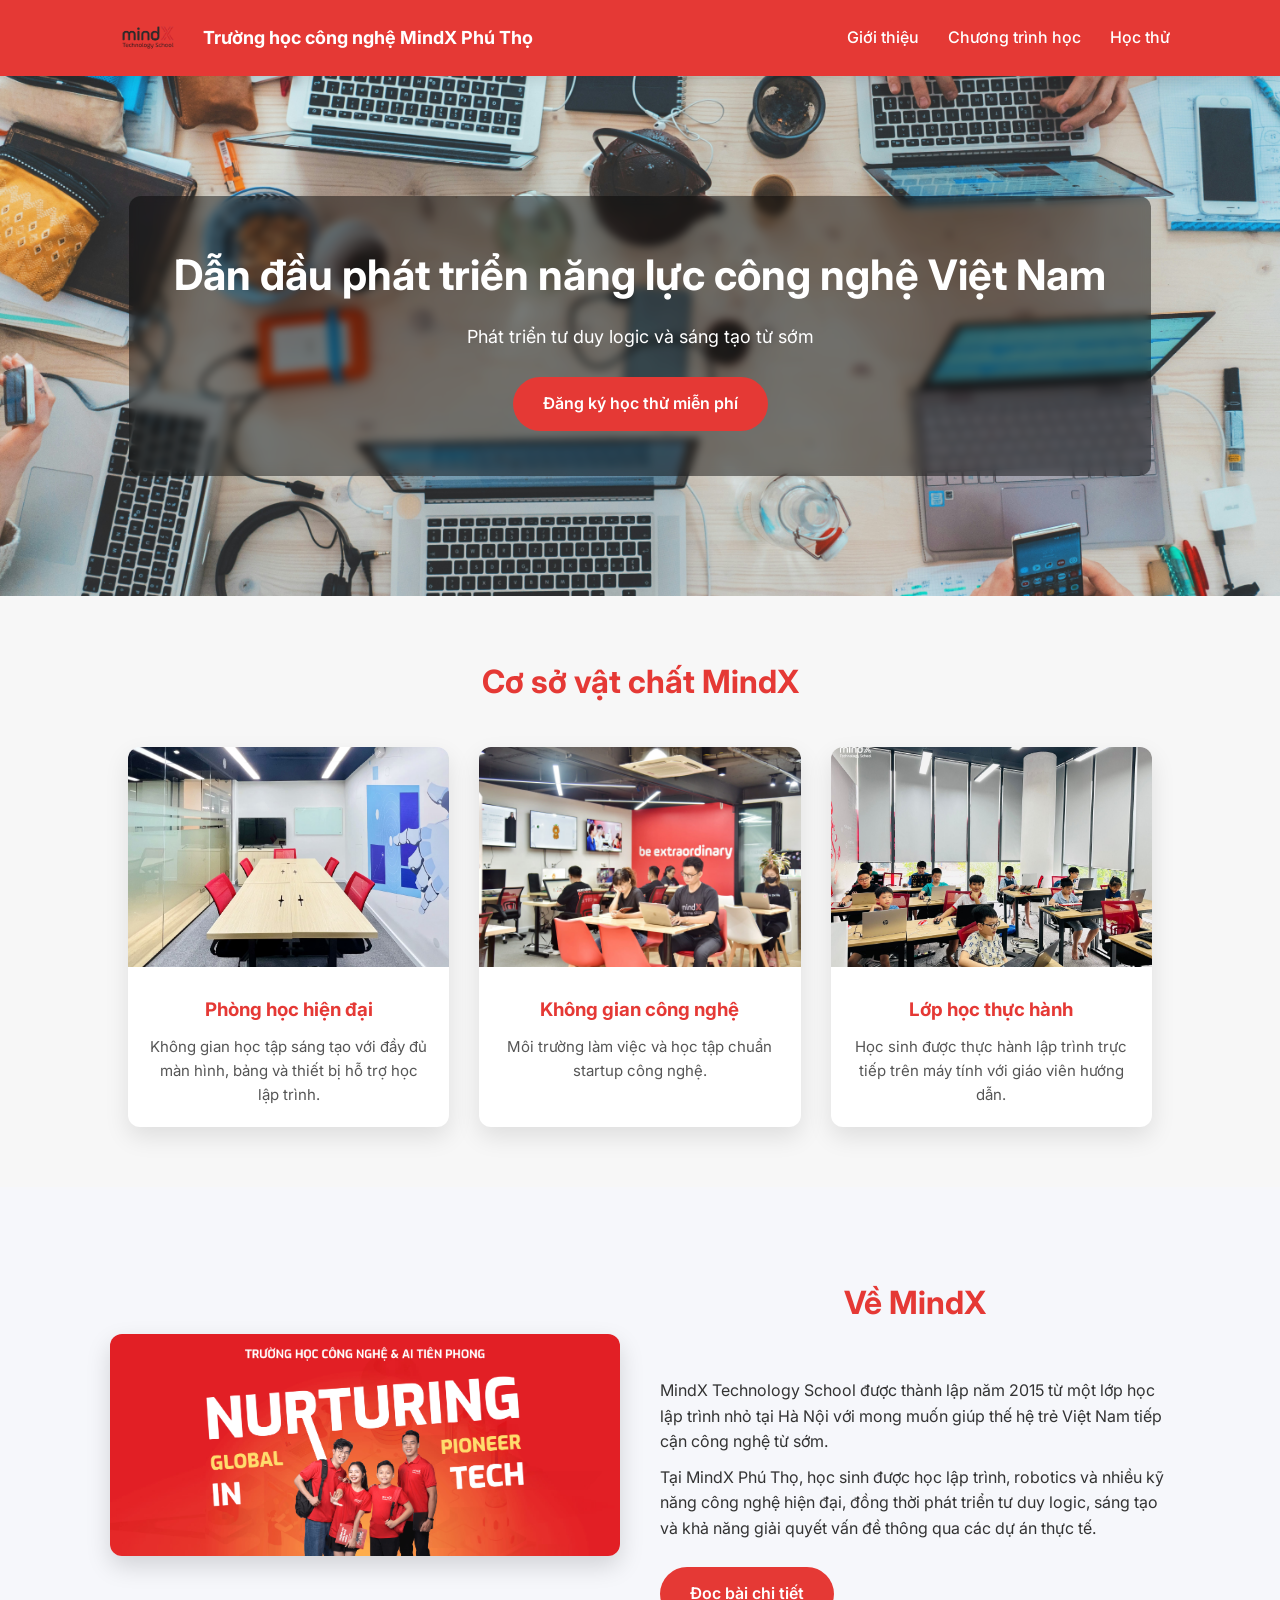
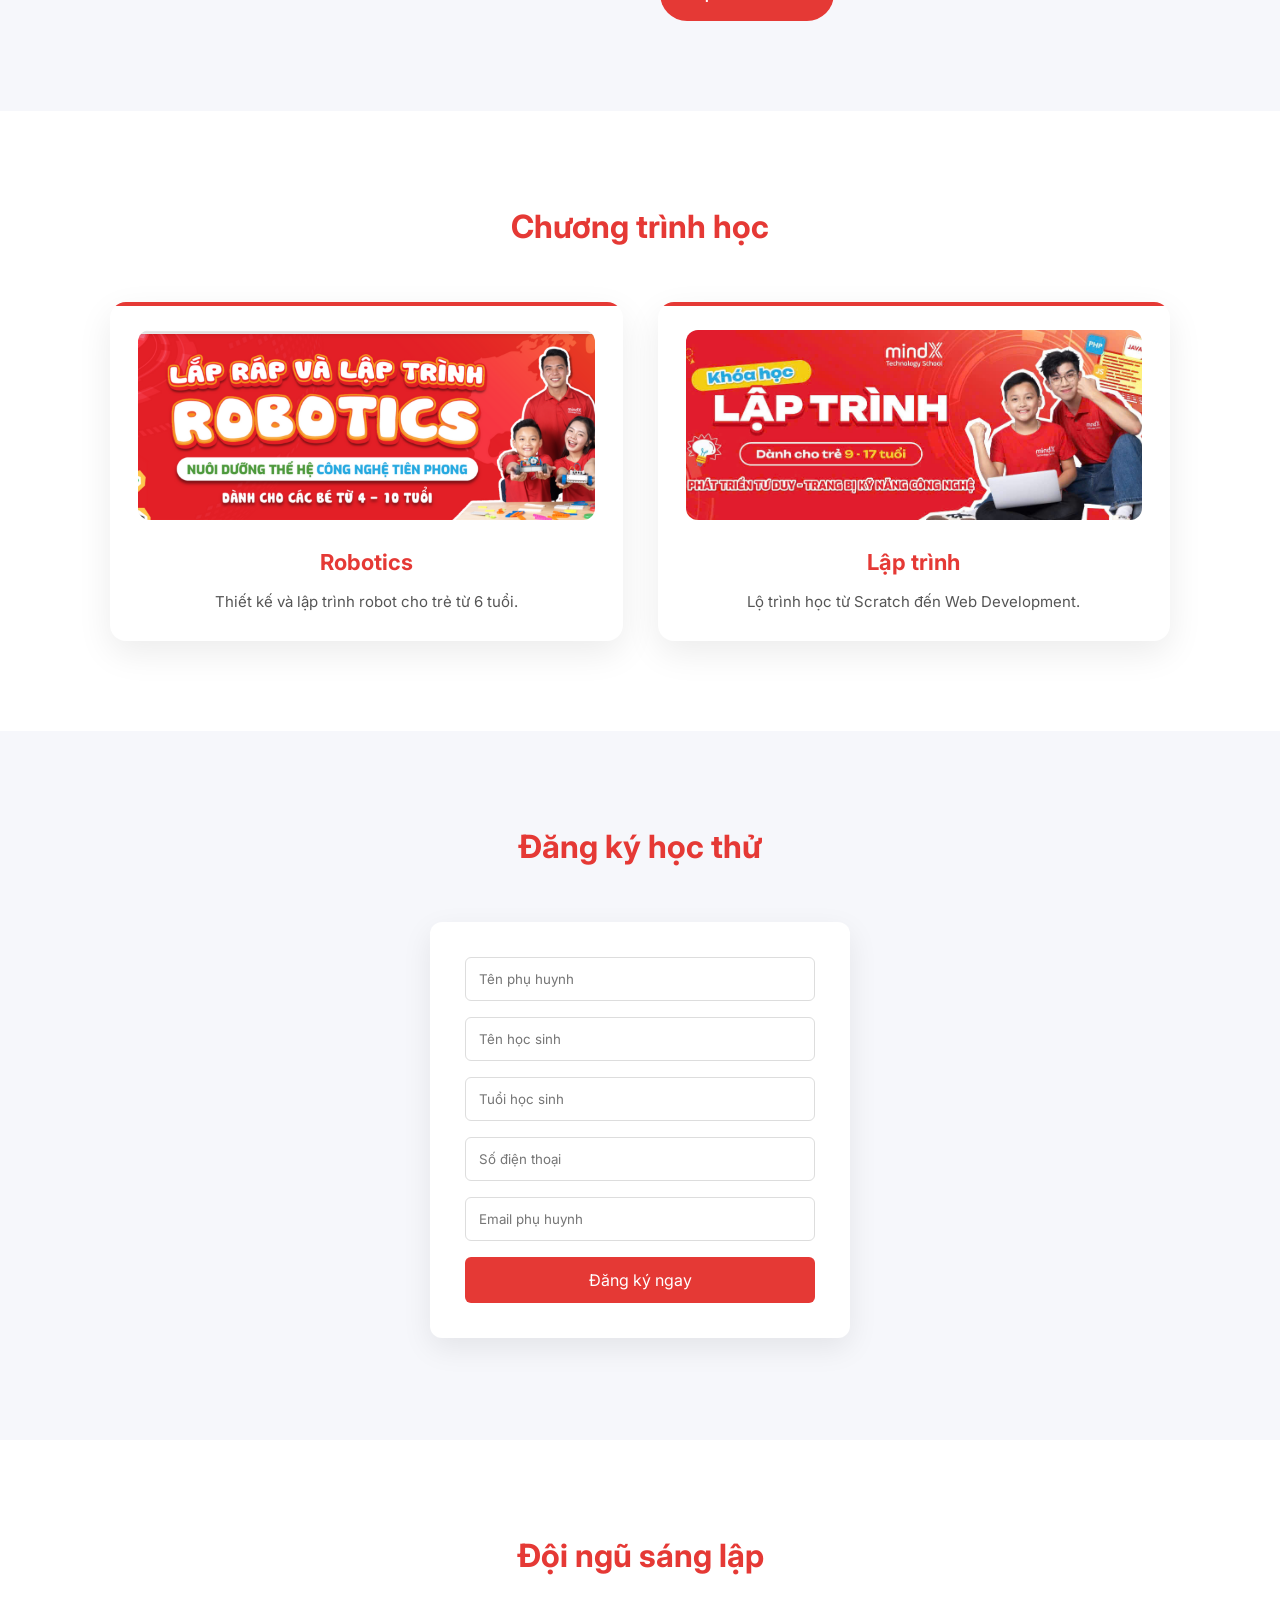
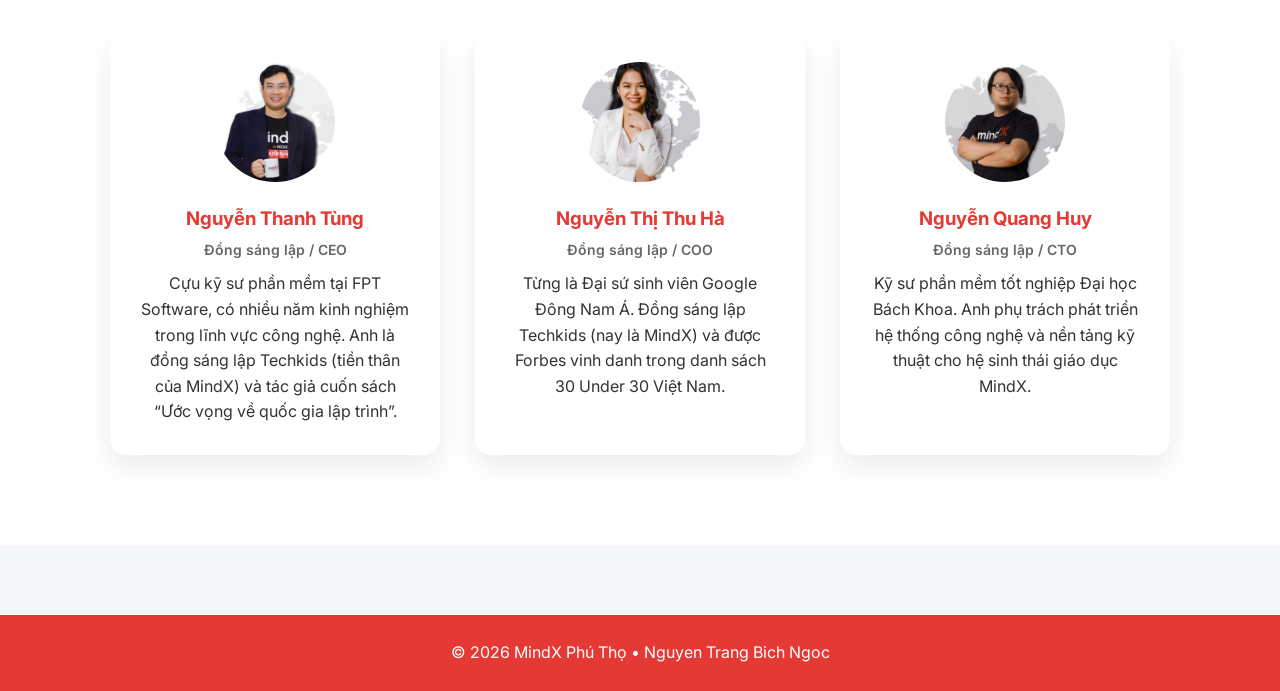
<file: index.html>
<!DOCTYPE html>
<html lang="vi">

<head>

<meta charset="UTF-8">
<meta name="viewport" content="width=device-width, initial-scale=1.0">

<title>MindX Phú Thọ</title>

<link rel="stylesheet" href="style.css">

<link href="https://fonts.googleapis.com/css2?family=Inter:wght@300;400;600;700&display=swap" rel="stylesheet">

</head>

<body>

<!-- HEADER -->

<header>

<div class="container header-wrapper">

<a href="index.html" class="logo">

<img src="logo.png" alt="MindX Logo">

<span>Trường học công nghệ MindX Phú Thọ</span>

</a>

<nav>
<a href="about.html">Giới thiệu</a>
<a href="#courses">Chương trình học</a>
<a href="#trial">Học thử</a>
</nav>

</div>

</header>


<!-- HERO -->

<section class="hero">

<div class="hero-content">

<h2>Dẫn đầu phát triển năng lực công nghệ Việt Nam</h2>

<p>Phát triển tư duy logic và sáng tạo từ sớm</p>

<a href="#trial" class="cta-btn">Đăng ký học thử miễn phí</a>

</div>

</section>

<section class="facility">
  <h2>Cơ sở vật chất MindX</h2>

  <div class="facility-container">

    <div class="facility-card">
      <img src="csvc1.jpg" alt="Phòng học MindX">
      <div class="facility-text">
        <h3>Phòng học hiện đại</h3>
        <p>Không gian học tập sáng tạo với đầy đủ màn hình, bảng và thiết bị hỗ trợ học lập trình.</p>
      </div>
    </div>

    <div class="facility-card">
      <img src="csvc2.jpg" alt="Không gian làm việc">
      <div class="facility-text">
        <h3>Không gian công nghệ</h3>
        <p>Môi trường làm việc và học tập chuẩn startup công nghệ.</p>
      </div>
    </div>

    <div class="facility-card">
      <img src="csvc3.jpg" alt="Lớp học học sinh">
      <div class="facility-text">
        <h3>Lớp học thực hành</h3>
        <p>Học sinh được thực hành lập trình trực tiếp trên máy tính với giáo viên hướng dẫn.</p>
      </div>
    </div>

  </div>
</section>
<!-- ABOUT -->

<section id="about" class="section">

<div class="container about-grid">

<a href="about.html">
<img src="gioithieu.jpg" alt="Lớp học MindX">
</a>

<div>

<h2>
<a href="about.html" class="about-link">Về MindX</a>
</h2>

<p>
MindX Technology School được thành lập năm 2015 từ một lớp học lập trình nhỏ tại Hà Nội
với mong muốn giúp thế hệ trẻ Việt Nam tiếp cận công nghệ từ sớm.
</p>

<p>
Tại MindX Phú Thọ, học sinh được học lập trình, robotics và nhiều kỹ năng công nghệ hiện đại,
đồng thời phát triển tư duy logic, sáng tạo và khả năng giải quyết vấn đề thông qua các dự án thực tế.
</p>
<br>
<a href="about.html" class="cta-btn">Đọc bài chi tiết</a>

</div>

</div>

</section>

<!-- COURSES -->

<section id="courses" class="section light">

<div class="container">

<h2>Chương trình học</h2>

<div class="course-grid">

<!-- ROBOTICS -->

<a href="robotics.html" class="card">

<img src="rbt.jpg" alt="Robotics">

<h3>Robotics</h3>

<p>Thiết kế và lập trình robot cho trẻ từ 6 tuổi.</p>

</a>


<!-- PROGRAMMING -->

<a href="programming.html" class="card">

<img src="laptrinh.jpg" alt="Lập trình">

<h3>Lập trình</h3>

<p>Lộ trình học từ Scratch đến Web Development.</p>

</a>

</div>

</div>

</section>


<!-- TRIAL FORM -->

<section id="trial" class="section">

<div class="container">

<h2>Đăng ký học thử</h2>

<form id="form">

<input name="parent" type="text" placeholder="Tên phụ huynh" required>

<input name="student" type="text" placeholder="Tên học sinh" required>

<input name="age" type="number" placeholder="Tuổi học sinh" required>

<input name="phone" type="tel" placeholder="Số điện thoại" required>

<input type="email" name="email" placeholder="Email phụ huynh" required>

<button type="submit">Đăng ký ngay</button>

</form>

<p id="message"></p>

</div>

</section>


<!-- FOUNDERS TEAM -->

<section class="section light">

<div class="container">

<h2 class="reveal">Đội ngũ sáng lập</h2>

<div class="team-grid">

<!-- Nguyễn Thanh Tùng -->

<div class="team-card reveal">

<img src="tung.jpg" alt="Nguyễn Thanh Tùng">

<h3>Nguyễn Thanh Tùng</h3>

<p class="team-role">Đồng sáng lập / CEO</p>

<p>
Cựu kỹ sư phần mềm tại FPT Software, có nhiều năm kinh nghiệm
trong lĩnh vực công nghệ. Anh là đồng sáng lập Techkids
(tiền thân của MindX) và tác giả cuốn sách
“Ước vọng về quốc gia lập trình”.
</p>

</div>


<!-- Nguyễn Thị Thu Hà -->

<div class="team-card reveal">

<img src="ha.jpg" alt="Nguyễn Thị Thu Hà">

<h3>Nguyễn Thị Thu Hà</h3>

<p class="team-role">Đồng sáng lập / COO</p>

<p>
Từng là Đại sứ sinh viên Google Đông Nam Á.
Đồng sáng lập Techkids (nay là MindX) và
được Forbes vinh danh trong danh sách
30 Under 30 Việt Nam.
</p>

</div>


<!-- Nguyễn Quang Huy -->

<div class="team-card reveal">

<img src="huy.jpg" alt="Nguyễn Quang Huy">

<h3>Nguyễn Quang Huy</h3>

<p class="team-role">Đồng sáng lập / CTO</p>

<p>
Kỹ sư phần mềm tốt nghiệp Đại học Bách Khoa.
Anh phụ trách phát triển hệ thống công nghệ
và nền tảng kỹ thuật cho hệ sinh thái giáo dục MindX.
</p>

</div>

</div>

</div>

</section>



<!-- FOOTER -->

<footer>

<p>© 2026 MindX Phú Thọ • Nguyen Trang Bich Ngoc</p>

</footer>


<script src="script.js"></script>

</body>
</html>
</file>
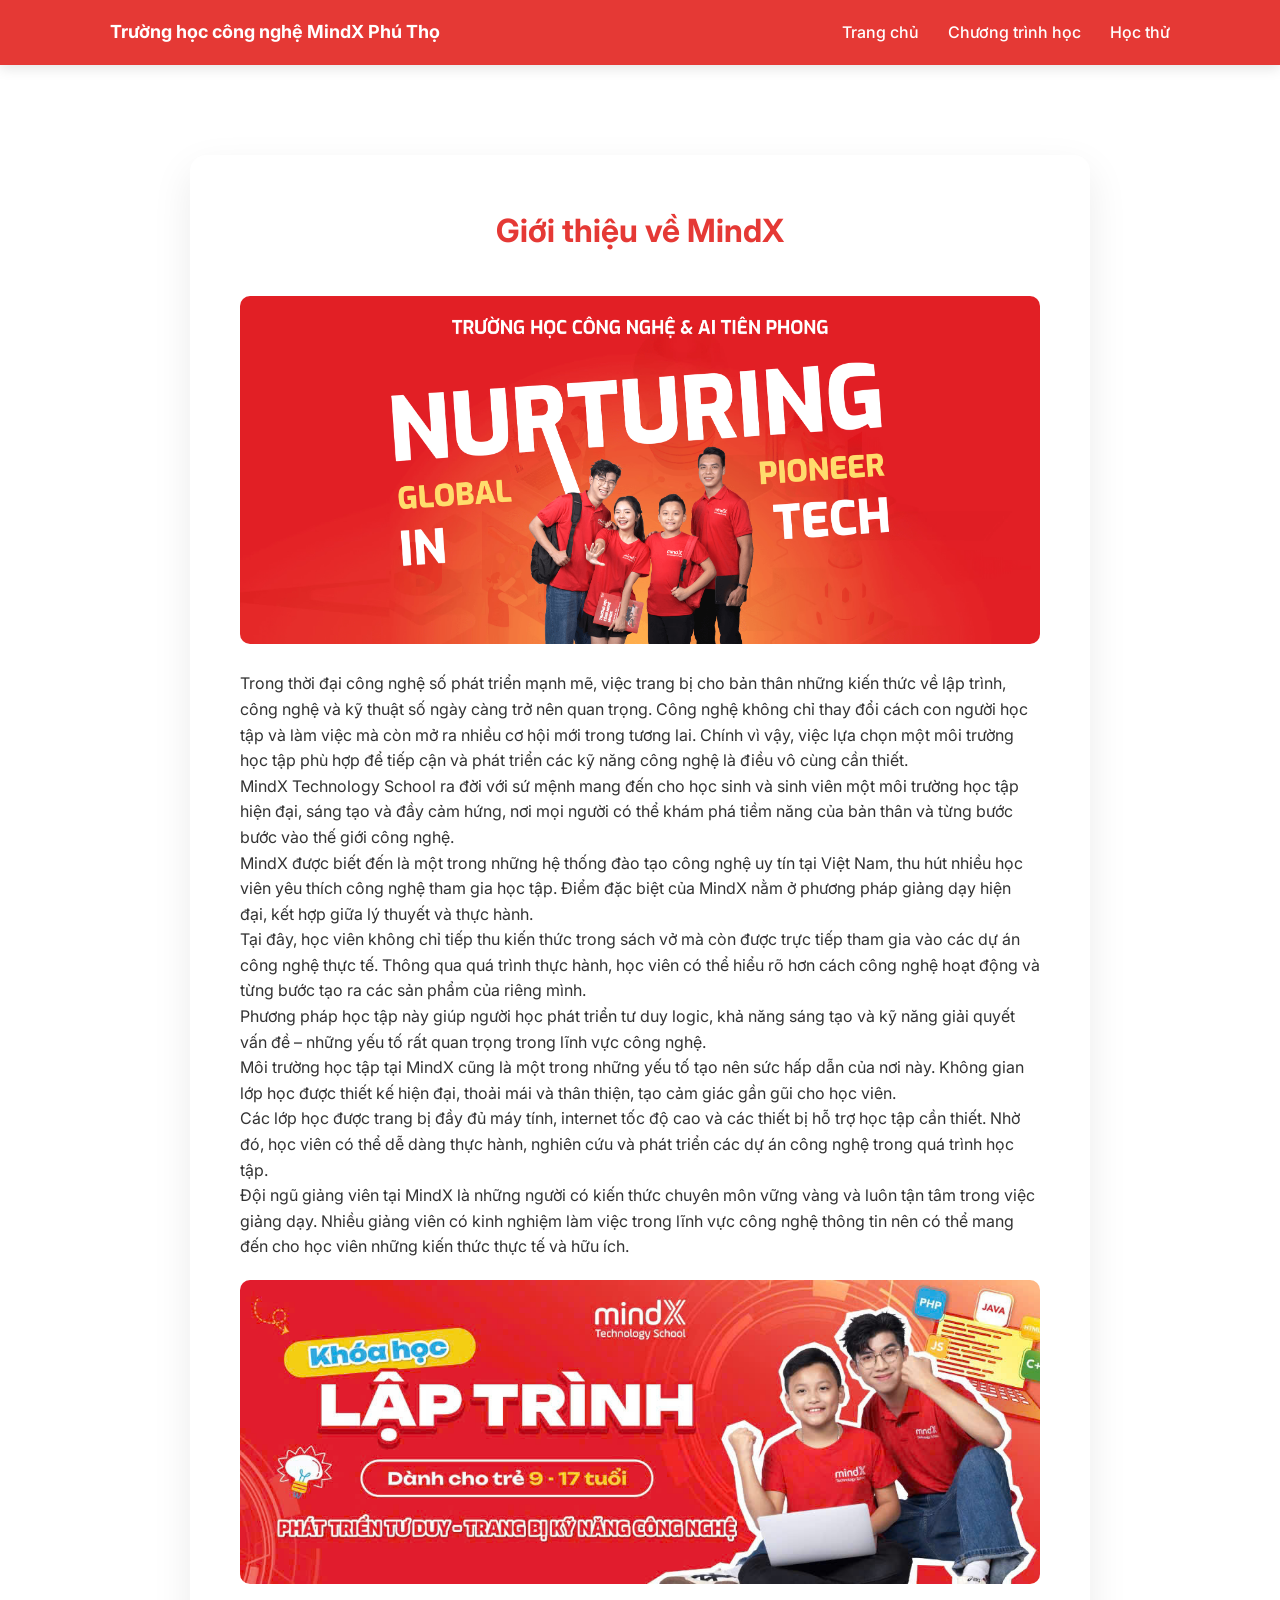
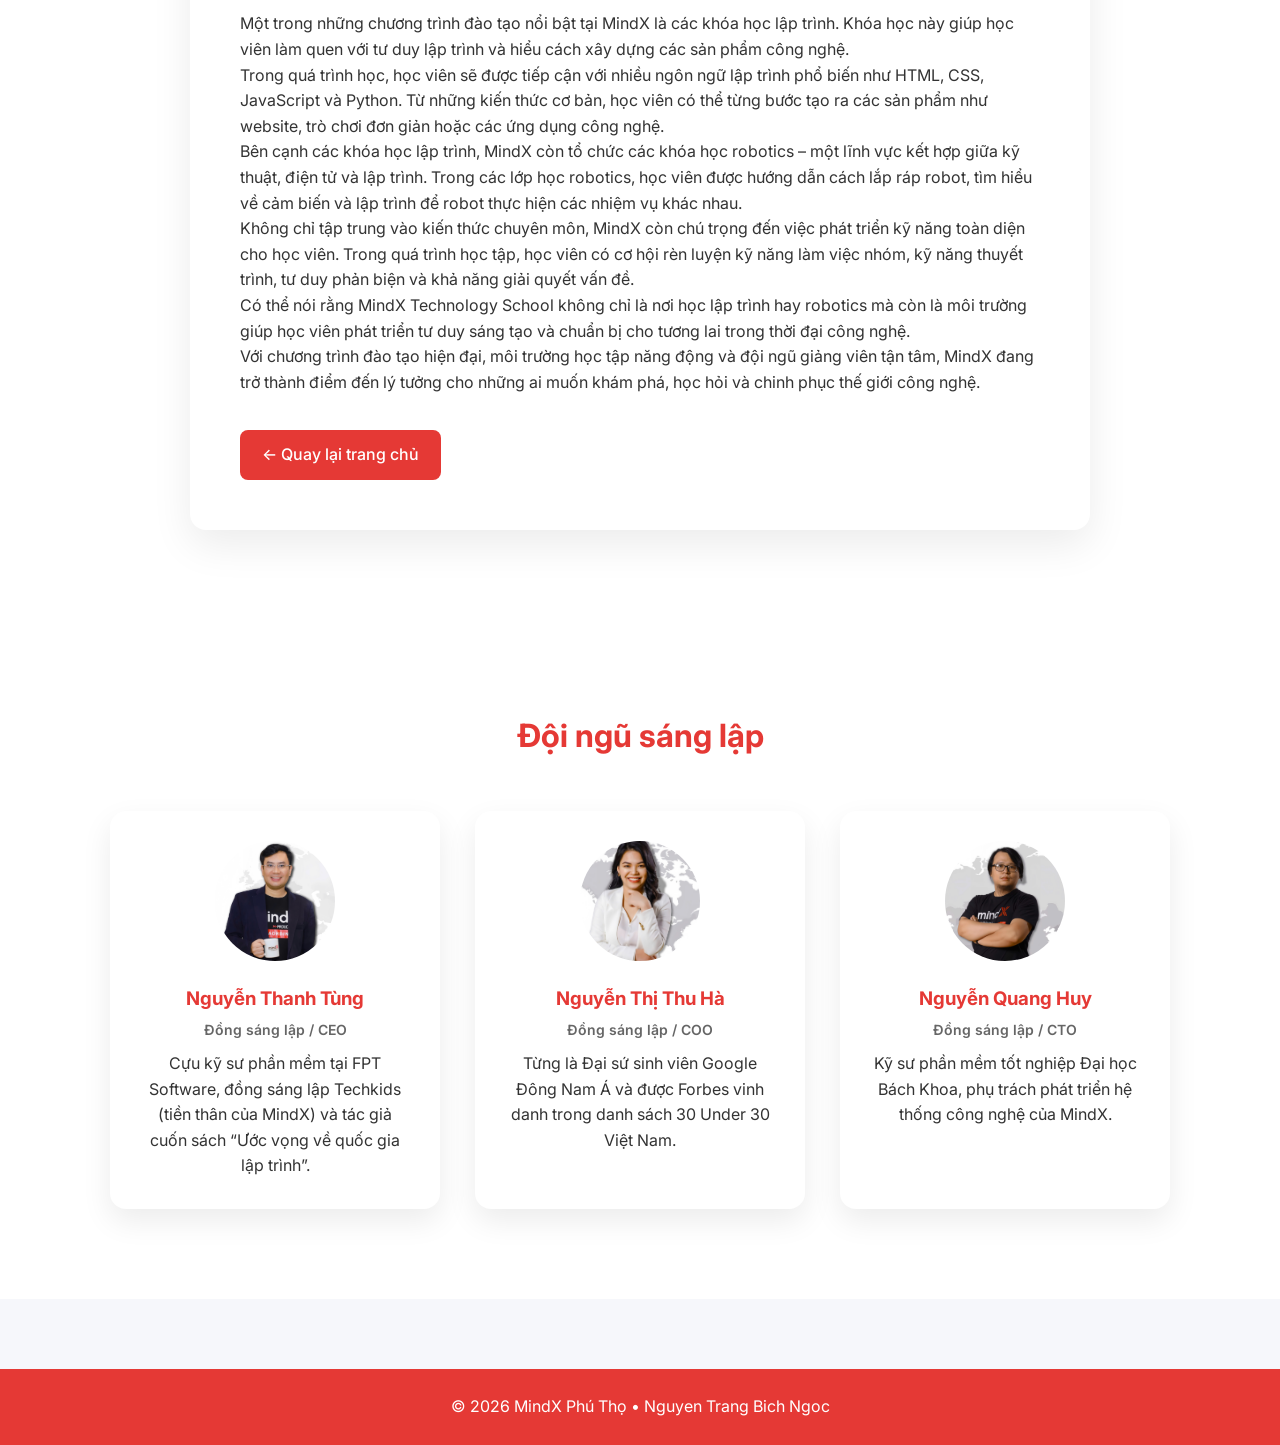
<file: about.html>
<!DOCTYPE html>
<html lang="vi">

<head>

<meta charset="UTF-8">
<meta name="viewport" content="width=device-width, initial-scale=1.0">

<title>Giới thiệu MindX</title>

<link rel="stylesheet" href="style.css">

<link href="https://fonts.googleapis.com/css2?family=Inter:wght@300;400;600;700&display=swap" rel="stylesheet">

</head>

<body>

<!-- HEADER -->

<header>

<div class="container header-wrapper">
    

<h1 class="logo">Trường học công nghệ MindX Phú Thọ</h1>

<nav>
<a href="index.html">Trang chủ</a>
<a href="index.html#courses">Chương trình học</a>
<a href="index.html#trial">Học thử</a>
</nav>

</div>

</header>


<!-- PAGE TITLE -->

<section class="section light">

<div class="container program-page">

<h2>Giới thiệu về MindX</h2>

<img src="gioithieu.jpg" class="course-img" alt="---">

<p>
Trong thời đại công nghệ số phát triển mạnh mẽ, việc trang bị cho bản thân những kiến thức về lập trình, công nghệ và kỹ thuật số ngày càng trở nên quan trọng. Công nghệ không chỉ thay đổi cách con người học tập và làm việc mà còn mở ra nhiều cơ hội mới trong tương lai. Chính vì vậy, việc lựa chọn một môi trường học tập phù hợp để tiếp cận và phát triển các kỹ năng công nghệ là điều vô cùng cần thiết.
</p>

<p>
MindX Technology School ra đời với sứ mệnh mang đến cho học sinh và sinh viên một môi trường học tập hiện đại, sáng tạo và đầy cảm hứng, nơi mọi người có thể khám phá tiềm năng của bản thân và từng bước bước vào thế giới công nghệ.
</p>

<p>
MindX được biết đến là một trong những hệ thống đào tạo công nghệ uy tín tại Việt Nam, thu hút nhiều học viên yêu thích công nghệ tham gia học tập. Điểm đặc biệt của MindX nằm ở phương pháp giảng dạy hiện đại, kết hợp giữa lý thuyết và thực hành.
</p>

<p>
Tại đây, học viên không chỉ tiếp thu kiến thức trong sách vở mà còn được trực tiếp tham gia vào các dự án công nghệ thực tế. Thông qua quá trình thực hành, học viên có thể hiểu rõ hơn cách công nghệ hoạt động và từng bước tạo ra các sản phẩm của riêng mình.
</p>


<p>
Phương pháp học tập này giúp người học phát triển tư duy logic, khả năng sáng tạo và kỹ năng giải quyết vấn đề – những yếu tố rất quan trọng trong lĩnh vực công nghệ.
</p>

<p>
Môi trường học tập tại MindX cũng là một trong những yếu tố tạo nên sức hấp dẫn của nơi này. Không gian lớp học được thiết kế hiện đại, thoải mái và thân thiện, tạo cảm giác gần gũi cho học viên.
</p>

<p>
Các lớp học được trang bị đầy đủ máy tính, internet tốc độ cao và các thiết bị hỗ trợ học tập cần thiết. Nhờ đó, học viên có thể dễ dàng thực hành, nghiên cứu và phát triển các dự án công nghệ trong quá trình học tập.
</p>

<p>
Đội ngũ giảng viên tại MindX là những người có kiến thức chuyên môn vững vàng và luôn tận tâm trong việc giảng dạy. Nhiều giảng viên có kinh nghiệm làm việc trong lĩnh vực công nghệ thông tin nên có thể mang đến cho học viên những kiến thức thực tế và hữu ích.
</p>

<img src="laptrinh.jpg" class="course-img" alt="Giảng viên MindX">

<p>
Một trong những chương trình đào tạo nổi bật tại MindX là các khóa học lập trình. Khóa học này giúp học viên làm quen với tư duy lập trình và hiểu cách xây dựng các sản phẩm công nghệ.
</p>

<p>
Trong quá trình học, học viên sẽ được tiếp cận với nhiều ngôn ngữ lập trình phổ biến như HTML, CSS, JavaScript và Python. Từ những kiến thức cơ bản, học viên có thể từng bước tạo ra các sản phẩm như website, trò chơi đơn giản hoặc các ứng dụng công nghệ.
</p>

<p>
Bên cạnh các khóa học lập trình, MindX còn tổ chức các khóa học robotics – một lĩnh vực kết hợp giữa kỹ thuật, điện tử và lập trình. Trong các lớp học robotics, học viên được hướng dẫn cách lắp ráp robot, tìm hiểu về cảm biến và lập trình để robot thực hiện các nhiệm vụ khác nhau.
</p>

<p>
Không chỉ tập trung vào kiến thức chuyên môn, MindX còn chú trọng đến việc phát triển kỹ năng toàn diện cho học viên. Trong quá trình học tập, học viên có cơ hội rèn luyện kỹ năng làm việc nhóm, kỹ năng thuyết trình, tư duy phản biện và khả năng giải quyết vấn đề.
</p>

<p>
Có thể nói rằng MindX Technology School không chỉ là nơi học lập trình hay robotics mà còn là môi trường giúp học viên phát triển tư duy sáng tạo và chuẩn bị cho tương lai trong thời đại công nghệ.
</p>

<p>
Với chương trình đào tạo hiện đại, môi trường học tập năng động và đội ngũ giảng viên tận tâm, MindX đang trở thành điểm đến lý tưởng cho những ai muốn khám phá, học hỏi và chinh phục thế giới công nghệ.
</p>

<a href="index.html" class="back-btn">← Quay lại trang chủ</a>

</div>

</section>


<!-- ĐỘI NGŨ SÁNG LẬP -->

<section class="section light">

<div class="container">

<h2 class="reveal">Đội ngũ sáng lập</h2>

<div class="team-grid">

<div class="team-card reveal">

<img src="tung.jpg" alt="Nguyễn Thanh Tùng">

<h3>Nguyễn Thanh Tùng</h3>

<p class="team-role">Đồng sáng lập / CEO</p>

<p>
Cựu kỹ sư phần mềm tại FPT Software, đồng sáng lập Techkids (tiền thân của MindX) và tác giả cuốn sách “Ước vọng về quốc gia lập trình”.
</p>

</div>


<div class="team-card reveal">

<img src="ha.jpg" alt="Nguyễn Thị Thu Hà">

<h3>Nguyễn Thị Thu Hà</h3>

<p class="team-role">Đồng sáng lập / COO</p>

<p>
Từng là Đại sứ sinh viên Google Đông Nam Á và được Forbes vinh danh trong danh sách 30 Under 30 Việt Nam.
</p>

</div>


<div class="team-card reveal">

<img src="huy.jpg" alt="Nguyễn Quang Huy">

<h3>Nguyễn Quang Huy</h3>

<p class="team-role">Đồng sáng lập / CTO</p>

<p>
Kỹ sư phần mềm tốt nghiệp Đại học Bách Khoa, phụ trách phát triển hệ thống công nghệ của MindX.
</p>

</div>

</div>

</div>

</section>


<!-- FOOTER -->

<footer>

<p>© 2026 MindX Phú Thọ • Nguyen Trang Bich Ngoc</p>

</footer>

</body>
</html>
</file>
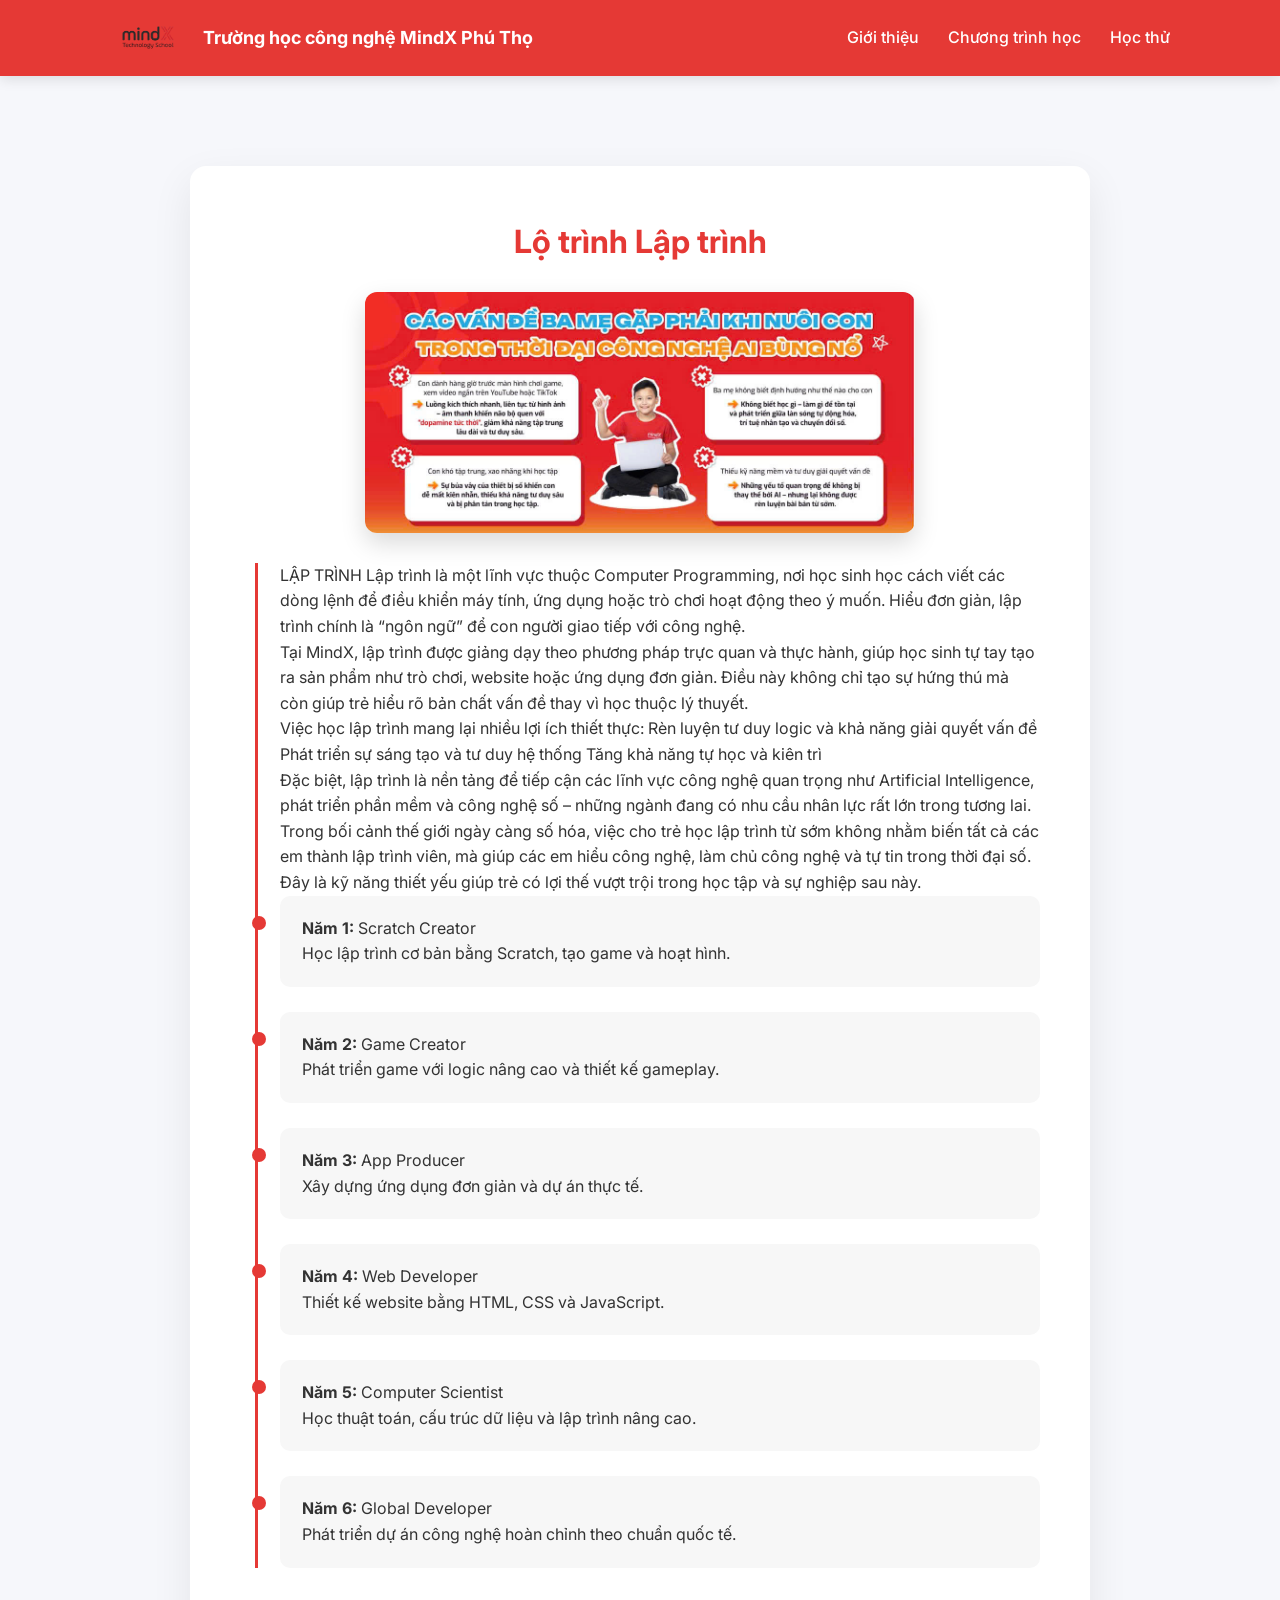
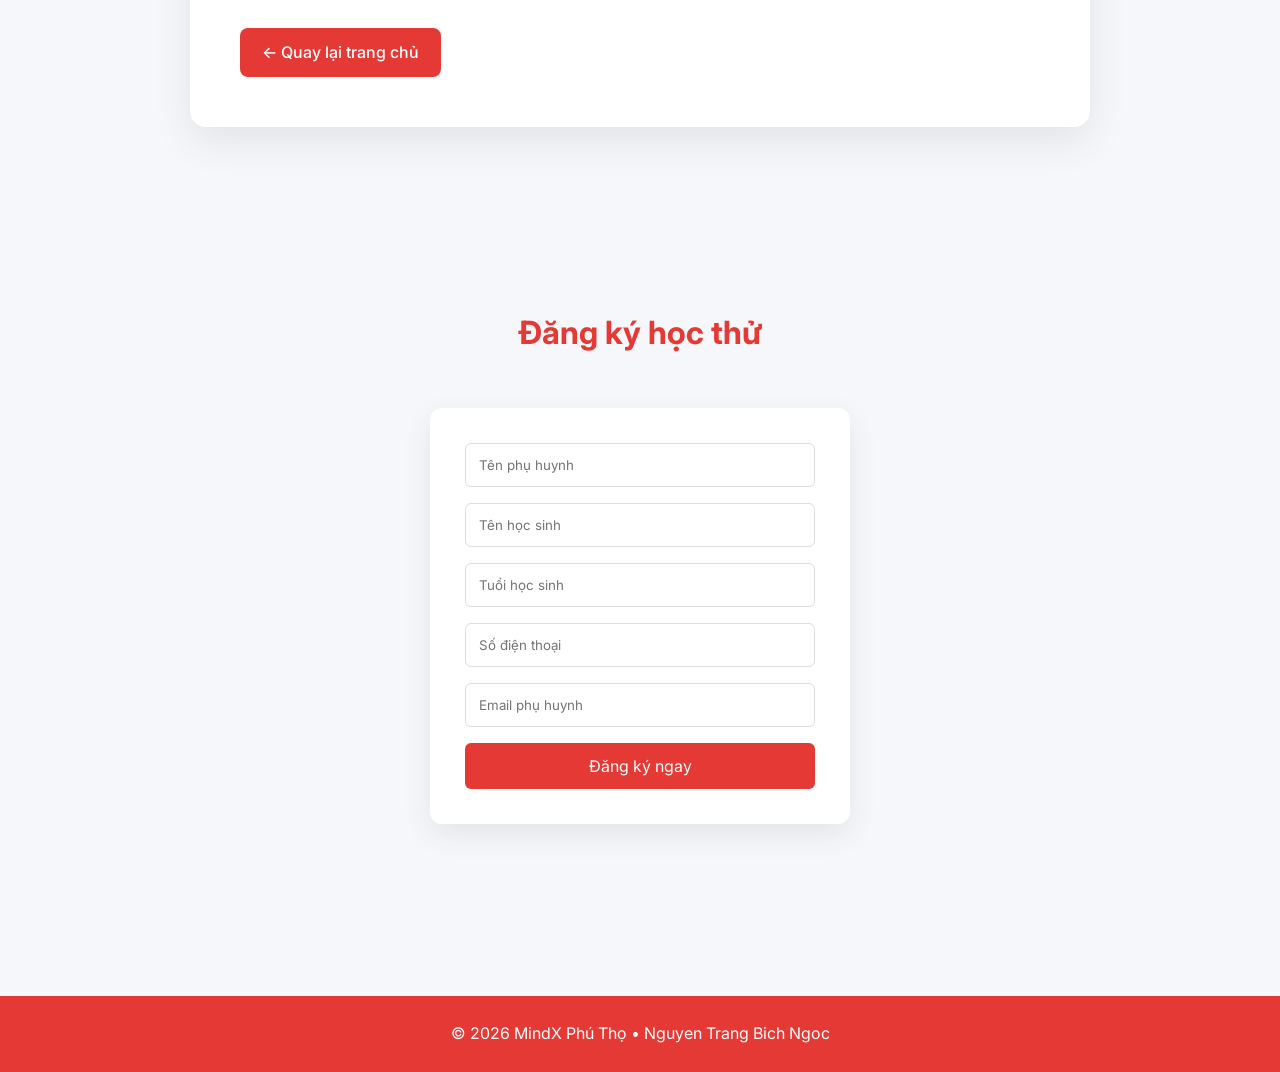
<file: programming.html>
<!DOCTYPE html>
<html lang="vi">

<head>

<meta charset="UTF-8">
<meta name="viewport" content="width=device-width, initial-scale=1.0">

<title>Lộ trình Lập trình - MindX Phú Thọ</title>

<!-- vì file nằm trong folder programming -->
<link rel="stylesheet" href="style.css">

<link href="https://fonts.googleapis.com/css2?family=Inter:wght@300;400;600;700&display=swap" rel="stylesheet">

</head>

<body>

<!-- HEADER -->
<header>

<div class="container header-wrapper">

<a href="index.html" class="logo">

<img src="logo.png" alt="MindX Logo">

<span>Trường học công nghệ MindX Phú Thọ</span>

</a>

<nav>
<a href="about.html">Giới thiệu</a>
<a href="#courses">Chương trình học</a>
<a href="#trial">Học thử</a>
</nav>

</div>

</header>


<!-- PROGRAMMING PROGRAM -->

<section class="section">

<div class="container program-page">

<h2>Lộ trình Lập trình</h2>
<img src="gtlaptrinh.jpg" class="hero-img">

<ul class="program-list">
<p>LẬP TRÌNH

Lập trình là một lĩnh vực thuộc Computer Programming, nơi học sinh học cách viết các dòng lệnh để điều khiển máy tính, 
ứng dụng hoặc trò chơi hoạt động theo ý muốn. Hiểu đơn giản, lập trình chính là “ngôn ngữ” để con người giao tiếp với công nghệ.
<br>
Tại MindX, lập trình được giảng dạy theo phương pháp trực quan và thực hành, 
giúp học sinh tự tay tạo ra sản phẩm như trò chơi, website hoặc ứng dụng đơn giản. 
Điều này không chỉ tạo sự hứng thú mà còn giúp trẻ hiểu rõ bản chất vấn đề thay vì học thuộc lý thuyết.
<br>
Việc học lập trình mang lại nhiều lợi ích thiết thực:

Rèn luyện tư duy logic và khả năng giải quyết vấn đề
Phát triển sự sáng tạo và tư duy hệ thống
Tăng khả năng tự học và kiên trì
<br>
Đặc biệt, lập trình là nền tảng để tiếp cận các lĩnh vực công nghệ quan trọng như 
Artificial Intelligence, phát triển phần mềm và công nghệ số – những ngành đang có nhu cầu nhân lực rất lớn trong tương lai.
<br>
Trong bối cảnh thế giới ngày càng số hóa, việc cho trẻ học lập trình từ sớm không nhằm biến tất cả các em thành lập trình viên, mà giúp các em hiểu công nghệ, 
làm chủ công nghệ và tự tin trong thời đại số. Đây là kỹ năng thiết yếu giúp trẻ có lợi thế vượt trội trong học tập và sự nghiệp sau này.</p>
<li>
    
<a href="y1.html">
<strong>Năm 1:</strong> Scratch Creator
<br>Học lập trình cơ bản bằng Scratch, tạo game và hoạt hình.
</a>
</li>

<li>
<a href="y2.html">
<strong>Năm 2:</strong> Game Creator
<br>Phát triển game với logic nâng cao và thiết kế gameplay.
</a>
</li>

<li>
<a href="y3.html">
<strong>Năm 3:</strong> App Producer
<br>Xây dựng ứng dụng đơn giản và dự án thực tế.
</a>
</li>

<li>
<a href="y4.html">
<strong>Năm 4:</strong> Web Developer
<br>Thiết kế website bằng HTML, CSS và JavaScript.
</a>
</li>

<li>
<a href="y5.html">
<strong>Năm 5:</strong> Computer Scientist
<br>Học thuật toán, cấu trúc dữ liệu và lập trình nâng cao.
</a>
</li>

<li>
<a href="y6.html">
<strong>Năm 6:</strong> Global Developer
<br>Phát triển dự án công nghệ hoàn chỉnh theo chuẩn quốc tế.
</a>
</li>

</ul>

<a href="index.html" class="back-btn">← Quay lại trang chủ</a>

</div>

</section>

<section id="trial" class="section">

<div class="container">

<h2>Đăng ký học thử</h2>

<form id="form">

<input name="parent" type="text" placeholder="Tên phụ huynh" required>

<input name="student" type="text" placeholder="Tên học sinh" required>

<input name="age" type="number" placeholder="Tuổi học sinh" required>

<input name="phone" type="tel" placeholder="Số điện thoại" required>

<input type="email" name="email" placeholder="Email phụ huynh" required>

<button type="submit">Đăng ký ngay</button>

</form>

<p id="message"></p>

</div>

</section>

<!-- FOOTER -->

<footer>

<p>© 2026 MindX Phú Thọ • Nguyen Trang Bich Ngoc</p>

</footer>
<script src="script.js"></script>

</body>
</html>
</file>
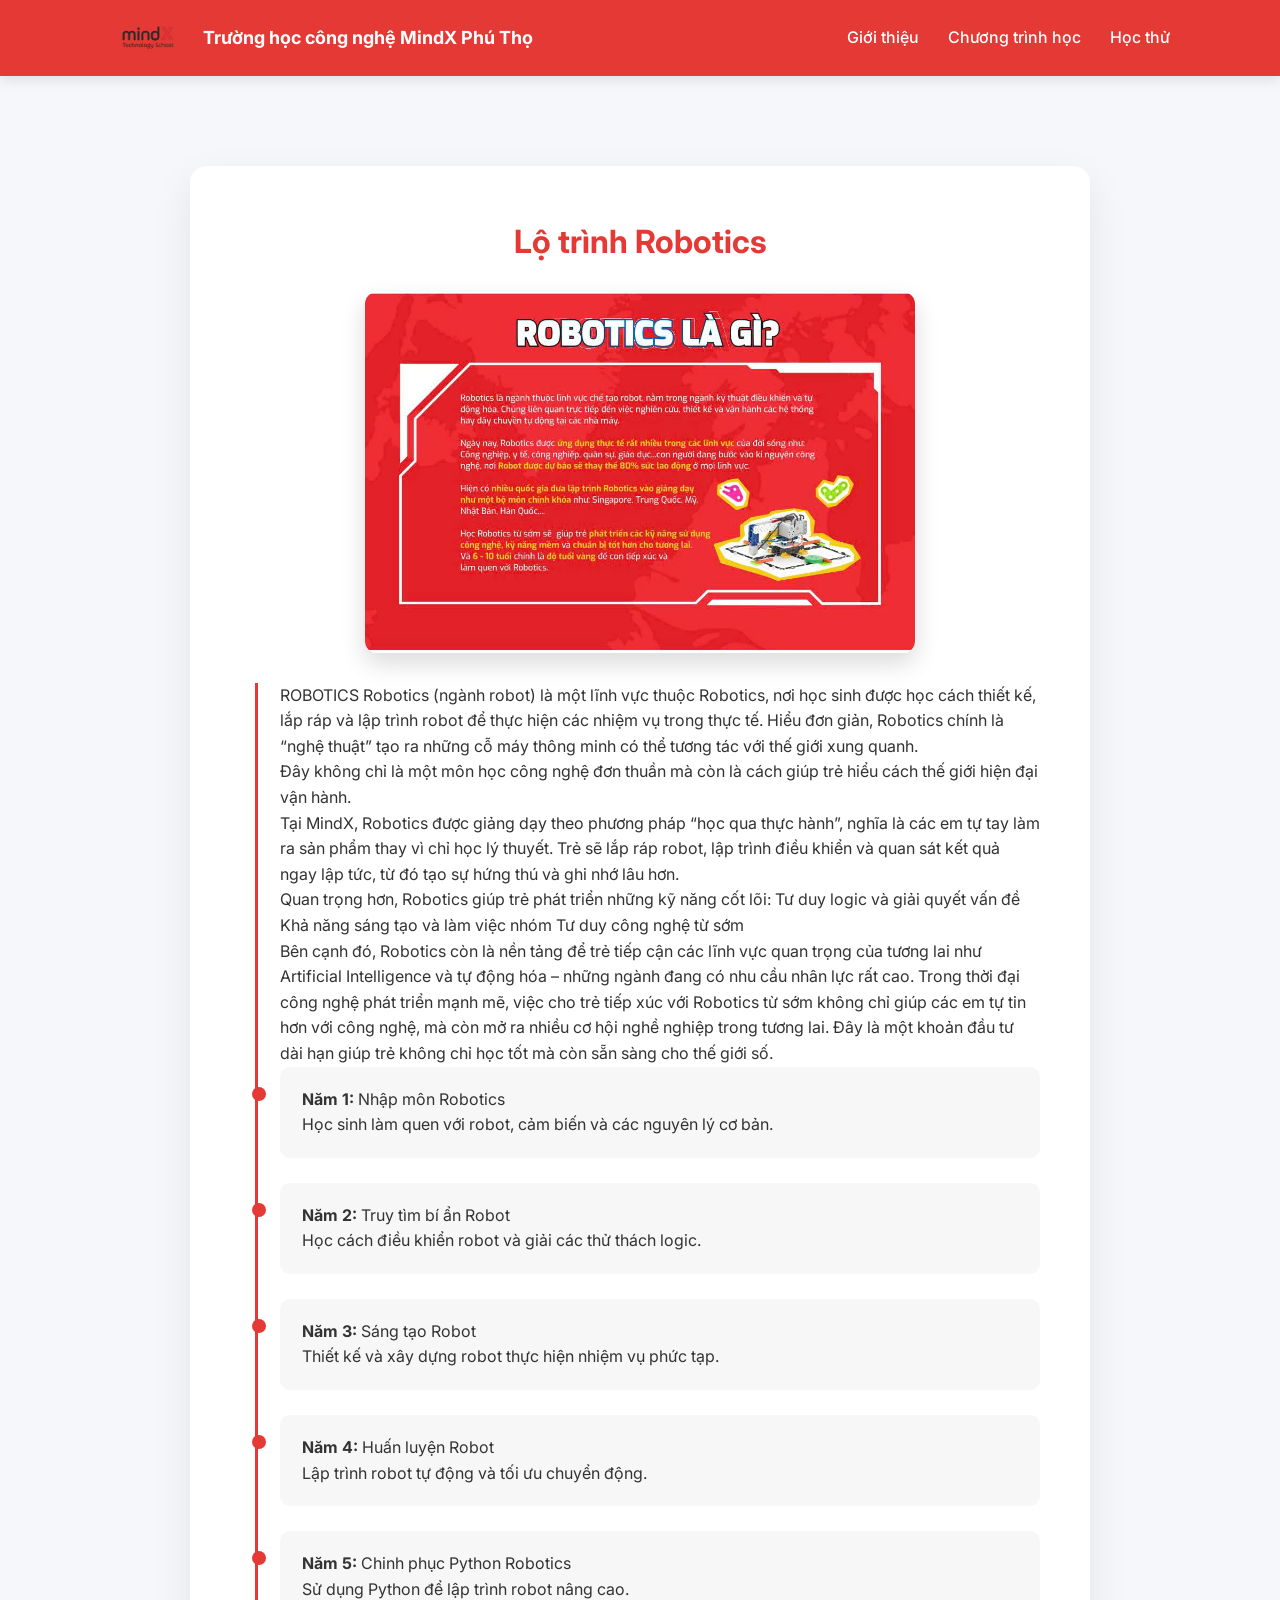
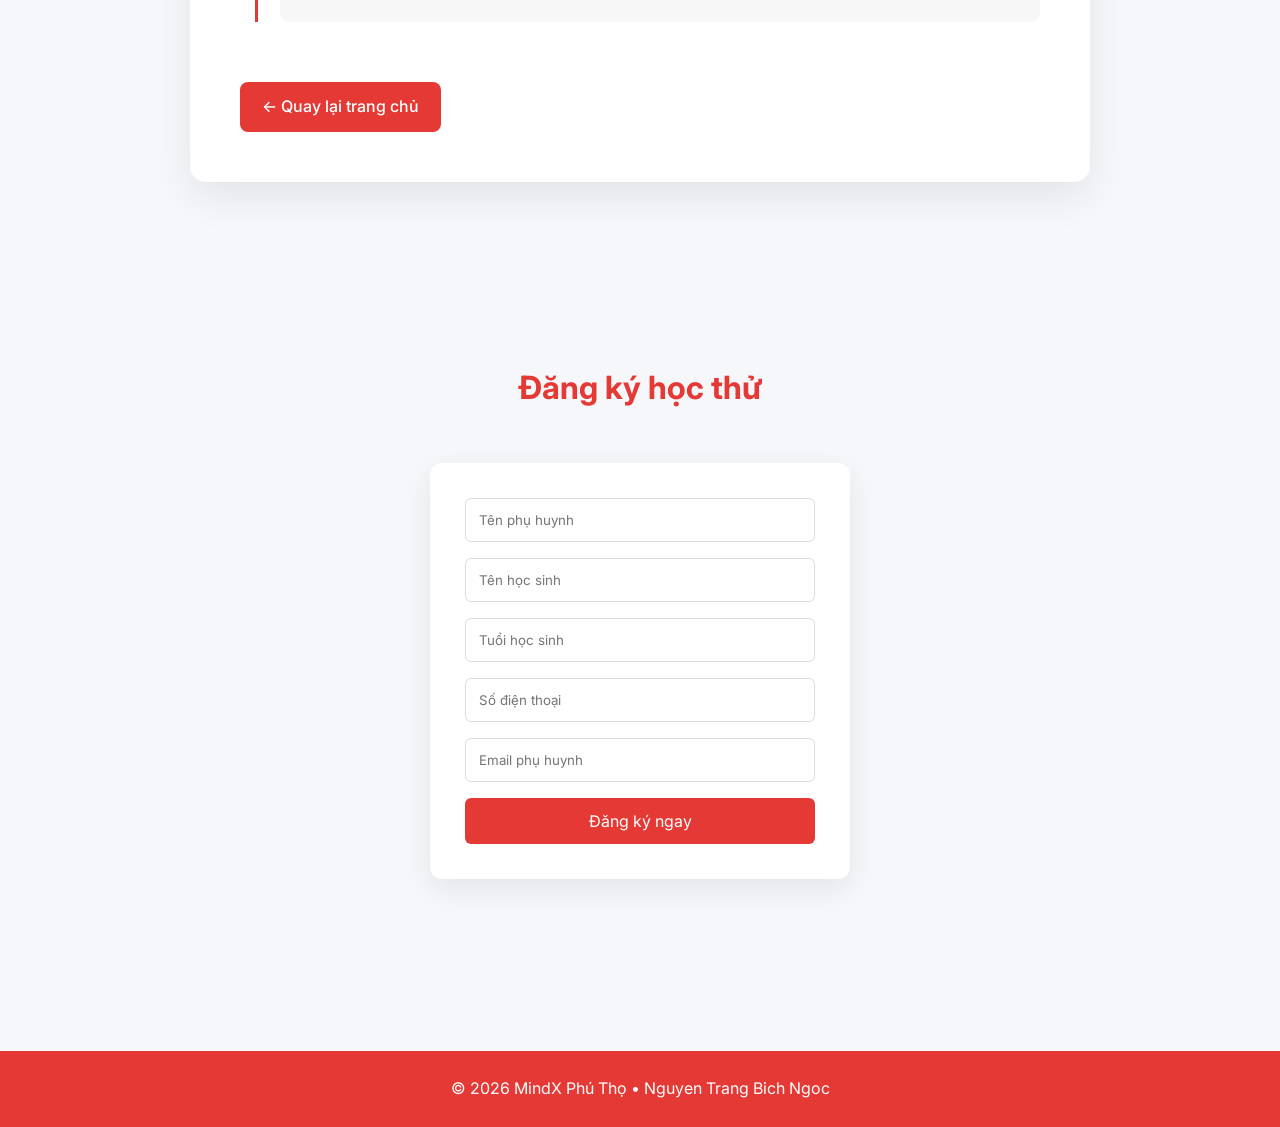
<file: robotics.html>
<!DOCTYPE html>
<html lang="vi">

<head>

<meta charset="UTF-8">
<meta name="viewport" content="width=device-width, initial-scale=1.0">

<title>Lộ trình Robotics - MindX Phú Thọ</title>

<!-- CSS phải lùi ra 1 folder -->
<link rel="stylesheet" href="style.css">

<link href="https://fonts.googleapis.com/css2?family=Inter:wght@300;400;600;700&display=swap" rel="stylesheet">

</head>

<body>

<!-- HEADER -->

<header>

<div class="container header-wrapper">

<a href="index.html" class="logo">

<img src="logo.png" alt="MindX Logo">

<span>Trường học công nghệ MindX Phú Thọ</span>

</a>

<nav>
<a href="about.html">Giới thiệu</a>
<a href="#courses">Chương trình học</a>
<a href="#trial">Học thử</a>
</nav>

</div>

</header>


<!-- ROBOTICS PROGRAM -->

<section class="section">

<div class="container program-page">

<h2>Lộ trình Robotics</h2>
<img src="gtrbt.jpg" class="hero-img">

<ul class="program-list">
    <p>ROBOTICS

Robotics (ngành robot) là một lĩnh vực thuộc Robotics, nơi học sinh được học cách thiết kế, lắp ráp và lập trình robot để thực hiện các nhiệm vụ trong thực tế. 
Hiểu đơn giản, Robotics chính là “nghệ thuật” tạo ra những cỗ máy thông minh có thể tương tác với thế giới xung quanh.
<br>
Đây không chỉ là một môn học công nghệ đơn thuần mà còn là cách giúp trẻ hiểu cách thế giới hiện đại vận hành.
<br>
Tại MindX, Robotics được giảng dạy theo phương pháp “học qua thực hành”, nghĩa là các em tự tay làm ra sản phẩm thay vì chỉ học lý thuyết. 
Trẻ sẽ lắp ráp robot, lập trình điều khiển và quan sát kết quả ngay lập tức, từ đó tạo sự hứng thú và ghi nhớ lâu hơn.
<br>
Quan trọng hơn, Robotics giúp trẻ phát triển những kỹ năng cốt lõi:

Tư duy logic và giải quyết vấn đề
Khả năng sáng tạo và làm việc nhóm
Tư duy công nghệ từ sớm
<br>
Bên cạnh đó, Robotics còn là nền tảng để trẻ tiếp cận các lĩnh vực quan trọng của tương lai như Artificial Intelligence và tự động hóa – những ngành đang có nhu cầu nhân lực rất cao.

Trong thời đại công nghệ phát triển mạnh mẽ, việc cho trẻ tiếp xúc với Robotics từ sớm không chỉ giúp các em tự tin hơn với công nghệ, mà còn mở ra nhiều cơ hội nghề nghiệp trong tương lai. Đây là một khoản đầu tư dài hạn giúp trẻ không chỉ học tốt mà còn sẵn sàng cho thế giới số.</p>

<li>
<a href="year1.html">
<strong>Năm 1:</strong> Nhập môn Robotics
<br>Học sinh làm quen với robot, cảm biến và các nguyên lý cơ bản.
</a>
</li>

<li>
<a href="year2.html">
<strong>Năm 2:</strong> Truy tìm bí ẩn Robot
<br>Học cách điều khiển robot và giải các thử thách logic.
</a>
</li>

<li>
<a href="year3.html">
<strong>Năm 3:</strong> Sáng tạo Robot
<br>Thiết kế và xây dựng robot thực hiện nhiệm vụ phức tạp.
</a>
</li>

<li>
<a href="year4.html">
<strong>Năm 4:</strong> Huấn luyện Robot
<br>Lập trình robot tự động và tối ưu chuyển động.
</a>
</li>

<li>
<a href="year5.html">
<strong>Năm 5:</strong> Chinh phục Python Robotics
<br>Sử dụng Python để lập trình robot nâng cao.
</a>
</li>

</ul>

<a href="index.html" class="back-btn">← Quay lại trang chủ</a>

</div>

</section>

<section id="trial" class="section">

<div class="container">

<h2>Đăng ký học thử</h2>

<form id="form">

<input name="parent" type="text" placeholder="Tên phụ huynh" required>

<input name="student" type="text" placeholder="Tên học sinh" required>

<input name="age" type="number" placeholder="Tuổi học sinh" required>

<input name="phone" type="tel" placeholder="Số điện thoại" required>

<input type="email" name="email" placeholder="Email phụ huynh" required>

<button type="submit">Đăng ký ngay</button>

</form>

<p id="message"></p>

</div>

</section>


<!-- FOOTER -->

<footer>

<p>© 2026 MindX Phú Thọ • Nguyen Trang Bich Ngoc</p>

</footer>
<script src="script.js"></script>

</body>
</html>
</file>
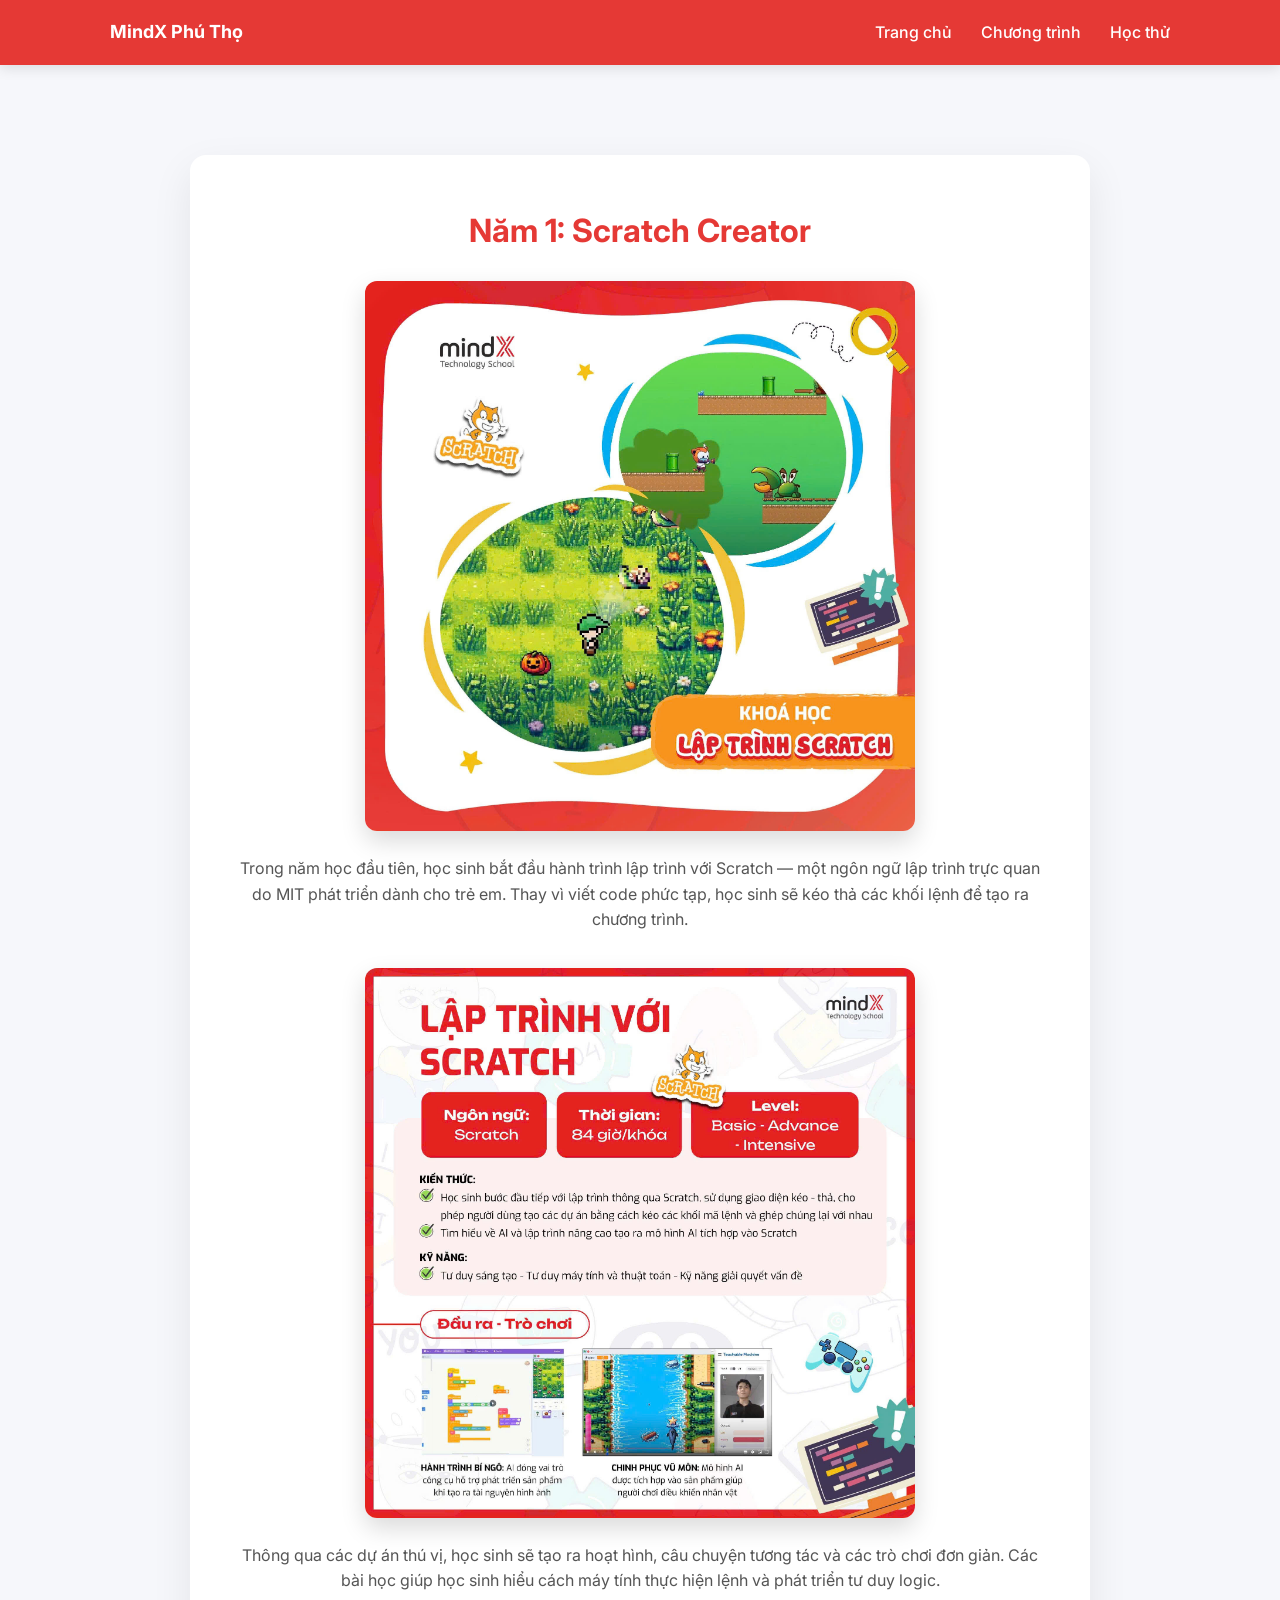
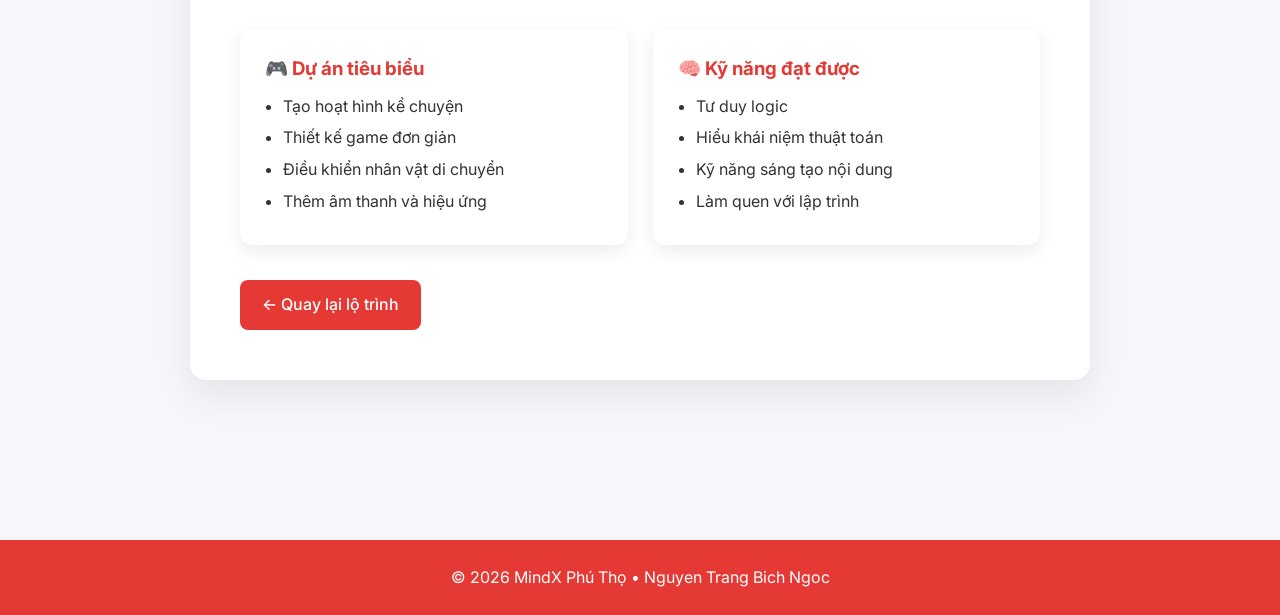
<file: y1.html>
<!DOCTYPE html>
<html lang="vi">

<head>

<meta charset="UTF-8">
<meta name="viewport" content="width=device-width, initial-scale=1.0">

<title>Năm 1 - Scratch Creator | MindX Phú Thọ</title>

<link rel="stylesheet" href="style.css">

<link href="https://fonts.googleapis.com/css2?family=Inter:wght@300;400;600;700&display=swap" rel="stylesheet">

</head>

<body>

<header>

<div class="container header-wrapper">

<h1 class="logo">MindX Phú Thọ</h1>

<nav>
<a href="index.html">Trang chủ</a>
<a href="index.html#courses">Chương trình</a>
<a href="index.html#trial">Học thử</a>
</nav>

</div>

</header>


<section class="section">

<div class="container program-page">

<h2>Năm 1: Scratch Creator</h2>

<img src="scratch.jpg" class="hero-img" alt="Scratch Programming">

<p class="program-intro">
Trong năm học đầu tiên, học sinh bắt đầu hành trình lập trình với Scratch — 
một ngôn ngữ lập trình trực quan do MIT phát triển dành cho trẻ em.
Thay vì viết code phức tạp, học sinh sẽ kéo thả các khối lệnh để tạo ra chương trình.
</p>
<img src="scratch2.jpg" class="hero-img" alt="Scratch Programming">
<p class="program-intro">
Thông qua các dự án thú vị, học sinh sẽ tạo ra hoạt hình, câu chuyện tương tác
và các trò chơi đơn giản. Các bài học giúp học sinh hiểu cách máy tính
thực hiện lệnh và phát triển tư duy logic.
</p>


<div class="program-grid">

<div class="program-card">

<h3>🎮 Dự án tiêu biểu</h3>

<ul>
<li>Tạo hoạt hình kể chuyện</li>
<li>Thiết kế game đơn giản</li>
<li>Điều khiển nhân vật di chuyển</li>
<li>Thêm âm thanh và hiệu ứng</li>
</ul>

</div>


<div class="program-card">

<h3>🧠 Kỹ năng đạt được</h3>

<ul>
<li>Tư duy logic</li>
<li>Hiểu khái niệm thuật toán</li>
<li>Kỹ năng sáng tạo nội dung</li>
<li>Làm quen với lập trình</li>
</ul>

</div>

</div>


<a href="programming.html" class="back-btn">← Quay lại lộ trình</a>

</div>

</section>


<footer>

<p>© 2026 MindX Phú Thọ • Nguyen Trang Bich Ngoc</p>

</footer>

</body>

</html>
</file>
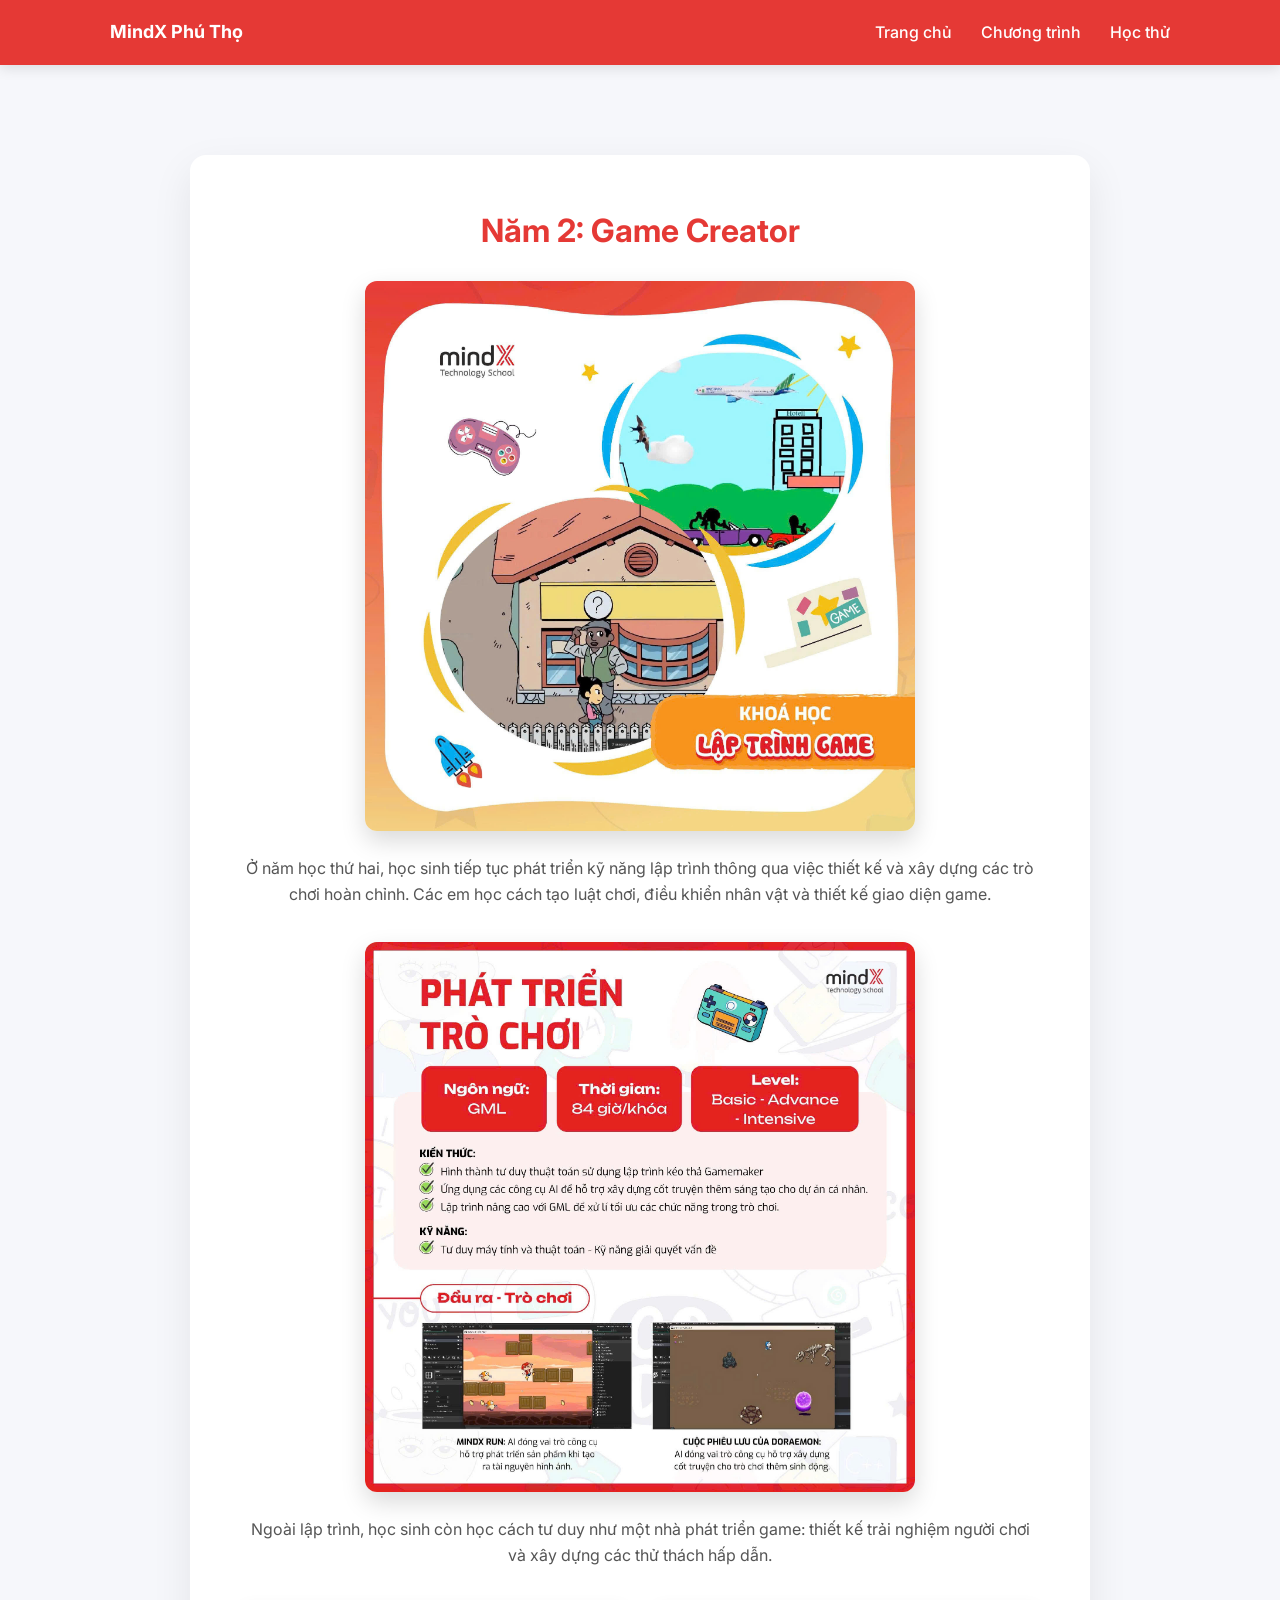
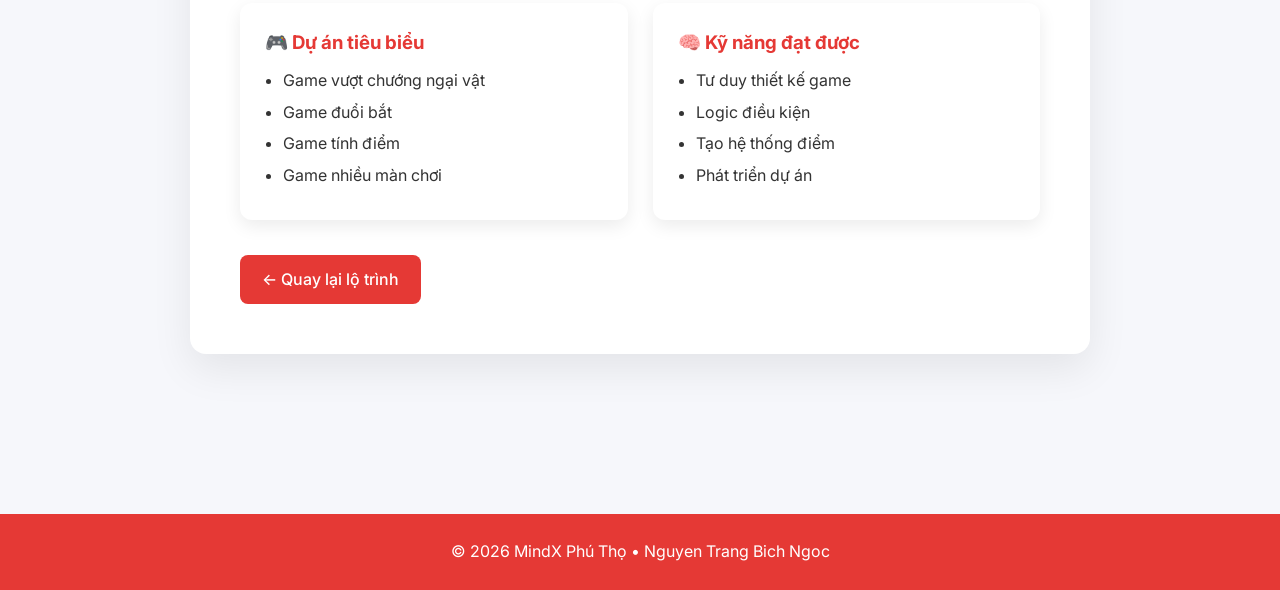
<file: y2.html>
<!DOCTYPE html>
<html lang="vi">

<head>

<meta charset="UTF-8">
<meta name="viewport" content="width=device-width, initial-scale=1.0">

<title>Năm 2 - Game Creator | MindX Phú Thọ</title>

<link rel="stylesheet" href="style.css">

<link href="https://fonts.googleapis.com/css2?family=Inter:wght@300;400;600;700&display=swap" rel="stylesheet">

</head>

<body>

<header>

<div class="container header-wrapper">

<h1 class="logo">MindX Phú Thọ</h1>

<nav>
<a href="index.html">Trang chủ</a>
<a href="index.html#courses">Chương trình</a>
<a href="index.html#trial">Học thử</a>
</nav>

</div>

</header>


<section class="section">

<div class="container program-page">

<h2>Năm 2: Game Creator</h2>

<img src="game.jpg" class="hero-img" alt="Game Programming">

<p class="program-intro">
Ở năm học thứ hai, học sinh tiếp tục phát triển kỹ năng lập trình thông qua
việc thiết kế và xây dựng các trò chơi hoàn chỉnh.
Các em học cách tạo luật chơi, điều khiển nhân vật và thiết kế giao diện game.
</p>

<img src="game2.jpg" class="hero-img" alt="Game Programming">

<p class="program-intro">
Ngoài lập trình, học sinh còn học cách tư duy như một nhà phát triển game:
thiết kế trải nghiệm người chơi và xây dựng các thử thách hấp dẫn.
</p>


<div class="program-grid">

<div class="program-card">

<h3>🎮 Dự án tiêu biểu</h3>

<ul>
<li>Game vượt chướng ngại vật</li>
<li>Game đuổi bắt</li>
<li>Game tính điểm</li>
<li>Game nhiều màn chơi</li>
</ul>

</div>


<div class="program-card">

<h3>🧠 Kỹ năng đạt được</h3>

<ul>
<li>Tư duy thiết kế game</li>
<li>Logic điều kiện</li>
<li>Tạo hệ thống điểm</li>
<li>Phát triển dự án</li>
</ul>

</div>

</div>


<a href="programming.html" class="back-btn">← Quay lại lộ trình</a>

</div>

</section>


<footer>

<p>© 2026 MindX Phú Thọ • Nguyen Trang Bich Ngoc</p>

</footer>

</body>

</html>
</file>
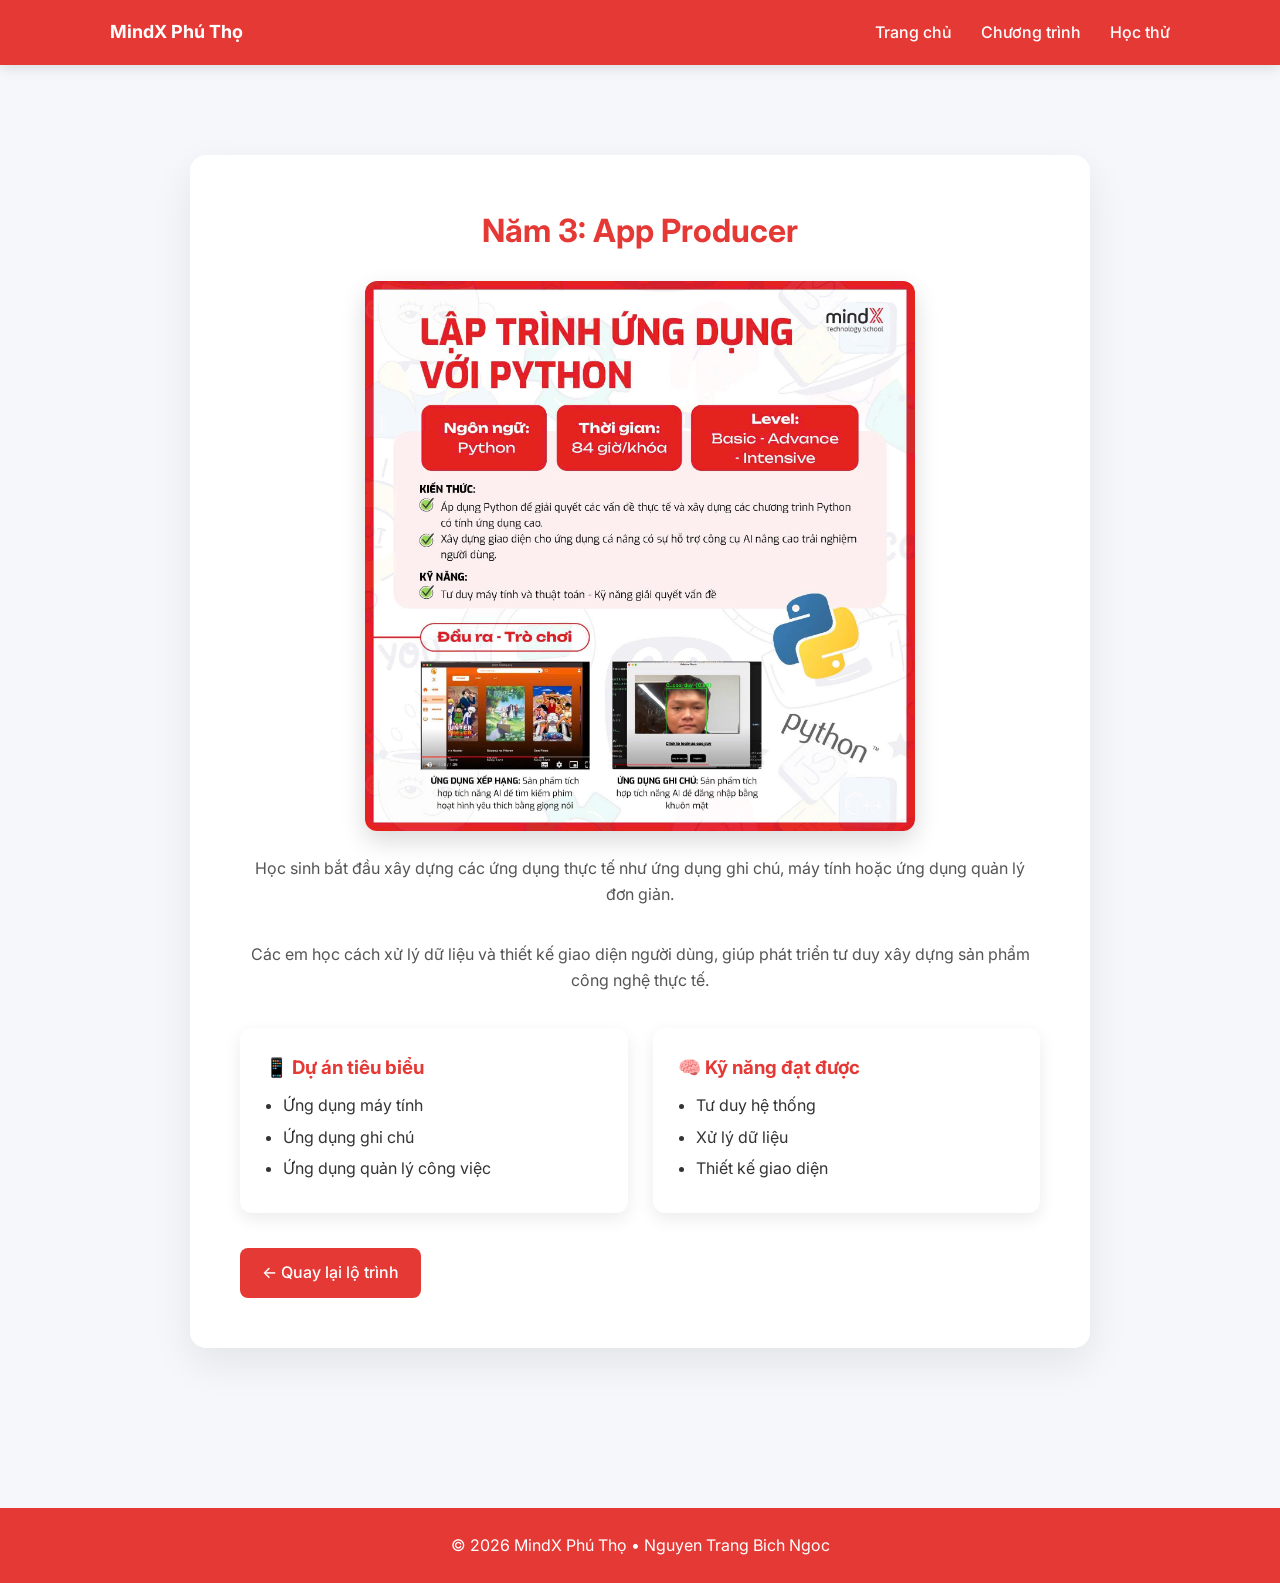
<file: y3.html>
<!DOCTYPE html>
<html lang="vi">

<head>

<meta charset="UTF-8">
<meta name="viewport" content="width=device-width, initial-scale=1.0">

<title>Năm 3 - App Producer | MindX Phú Thọ</title>

<link rel="stylesheet" href="style.css">

<link href="https://fonts.googleapis.com/css2?family=Inter:wght@300;400;600;700&display=swap" rel="stylesheet">

</head>

<body>

<header>
<div class="container header-wrapper">

<h1 class="logo">MindX Phú Thọ</h1>

<nav>
<a href="index.html">Trang chủ</a>
<a href="index.html#courses">Chương trình</a>
<a href="index.html#trial">Học thử</a>
</nav>

</div>
</header>


<section class="section">

<div class="container program-page">

<h2>Năm 3: App Producer</h2>

<img src="app.jpg" class="hero-img" alt="App Programming">

<p class="program-intro">
Học sinh bắt đầu xây dựng các ứng dụng thực tế như ứng dụng ghi chú,
máy tính hoặc ứng dụng quản lý đơn giản.
</p>

<p class="program-intro">
Các em học cách xử lý dữ liệu và thiết kế giao diện người dùng,
giúp phát triển tư duy xây dựng sản phẩm công nghệ thực tế.
</p>


<div class="program-grid">

<div class="program-card">

<h3>📱 Dự án tiêu biểu</h3>

<ul>
<li>Ứng dụng máy tính</li>
<li>Ứng dụng ghi chú</li>
<li>Ứng dụng quản lý công việc</li>
</ul>

</div>


<div class="program-card">

<h3>🧠 Kỹ năng đạt được</h3>

<ul>
<li>Tư duy hệ thống</li>
<li>Xử lý dữ liệu</li>
<li>Thiết kế giao diện</li>
</ul>

</div>

</div>


<a href="programming.html" class="back-btn">← Quay lại lộ trình</a>

</div>

</section>


<footer>
<p>© 2026 MindX Phú Thọ • Nguyen Trang Bich Ngoc</p>
</footer>

</body>
</html>
</file>
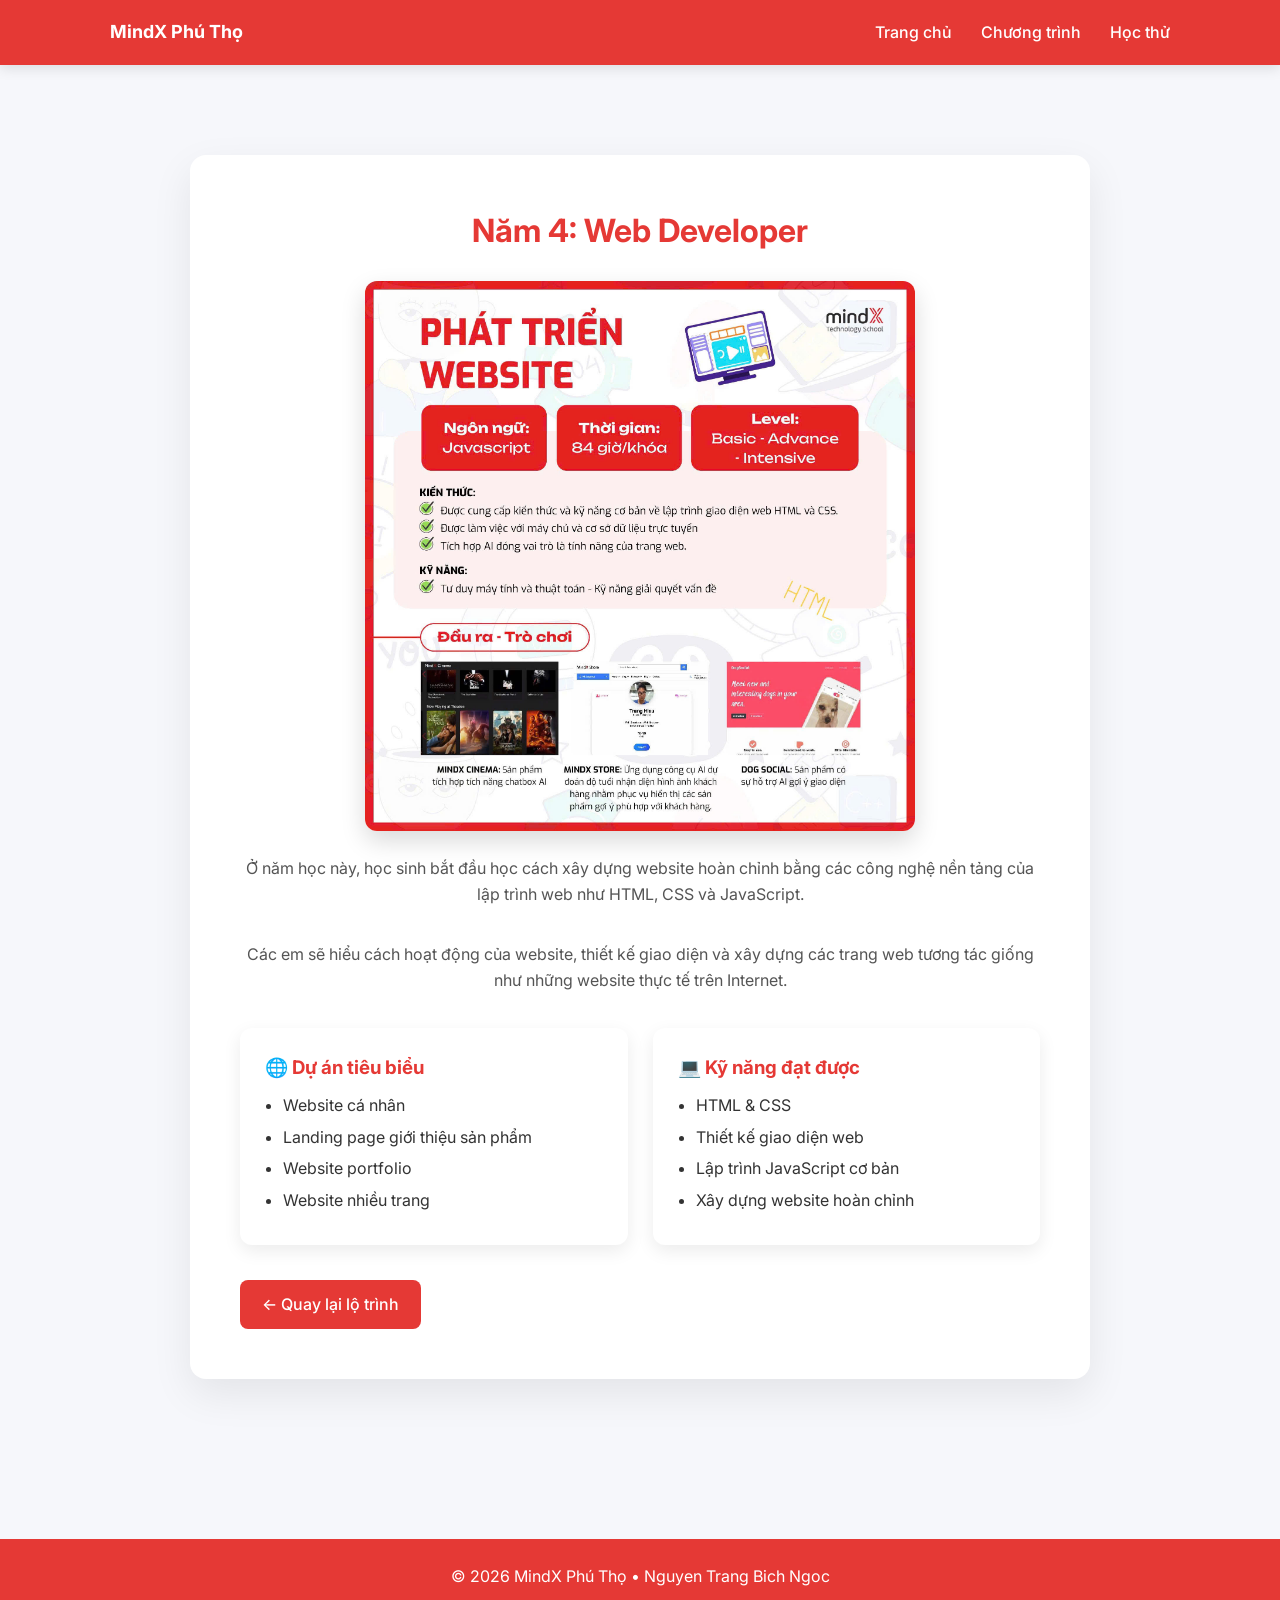
<file: y4.html>
<!DOCTYPE html>
<html lang="vi">

<head>

<meta charset="UTF-8">
<meta name="viewport" content="width=device-width, initial-scale=1.0">

<title>Năm 4 - Web Developer | MindX Phú Thọ</title>

<link rel="stylesheet" href="style.css">

<link href="https://fonts.googleapis.com/css2?family=Inter:wght@300;400;600;700&display=swap" rel="stylesheet">

</head>

<body>

<header>
<div class="container header-wrapper">

<h1 class="logo">MindX Phú Thọ</h1>

<nav>
<a href="index.html">Trang chủ</a>
<a href="index.html#courses">Chương trình</a>
<a href="index.html#trial">Học thử</a>
</nav>

</div>
</header>


<section class="section">

<div class="container program-page">

<h2>Năm 4: Web Developer</h2>

<img src="web.jpg" class="hero-img" alt="Web Development">

<p class="program-intro">
Ở năm học này, học sinh bắt đầu học cách xây dựng website hoàn chỉnh
bằng các công nghệ nền tảng của lập trình web như HTML, CSS và JavaScript.
</p>

<p class="program-intro">
Các em sẽ hiểu cách hoạt động của website, thiết kế giao diện và
xây dựng các trang web tương tác giống như những website thực tế trên Internet.
</p>


<div class="program-grid">

<div class="program-card">

<h3>🌐 Dự án tiêu biểu</h3>

<ul>
<li>Website cá nhân</li>
<li>Landing page giới thiệu sản phẩm</li>
<li>Website portfolio</li>
<li>Website nhiều trang</li>
</ul>

</div>


<div class="program-card">

<h3>💻 Kỹ năng đạt được</h3>

<ul>
<li>HTML & CSS</li>
<li>Thiết kế giao diện web</li>
<li>Lập trình JavaScript cơ bản</li>
<li>Xây dựng website hoàn chỉnh</li>
</ul>

</div>

</div>


<a href="programming.html" class="back-btn">← Quay lại lộ trình</a>

</div>

</section>


<footer>
<p>© 2026 MindX Phú Thọ • Nguyen Trang Bich Ngoc</p>
</footer>

</body>

</html>
</file>
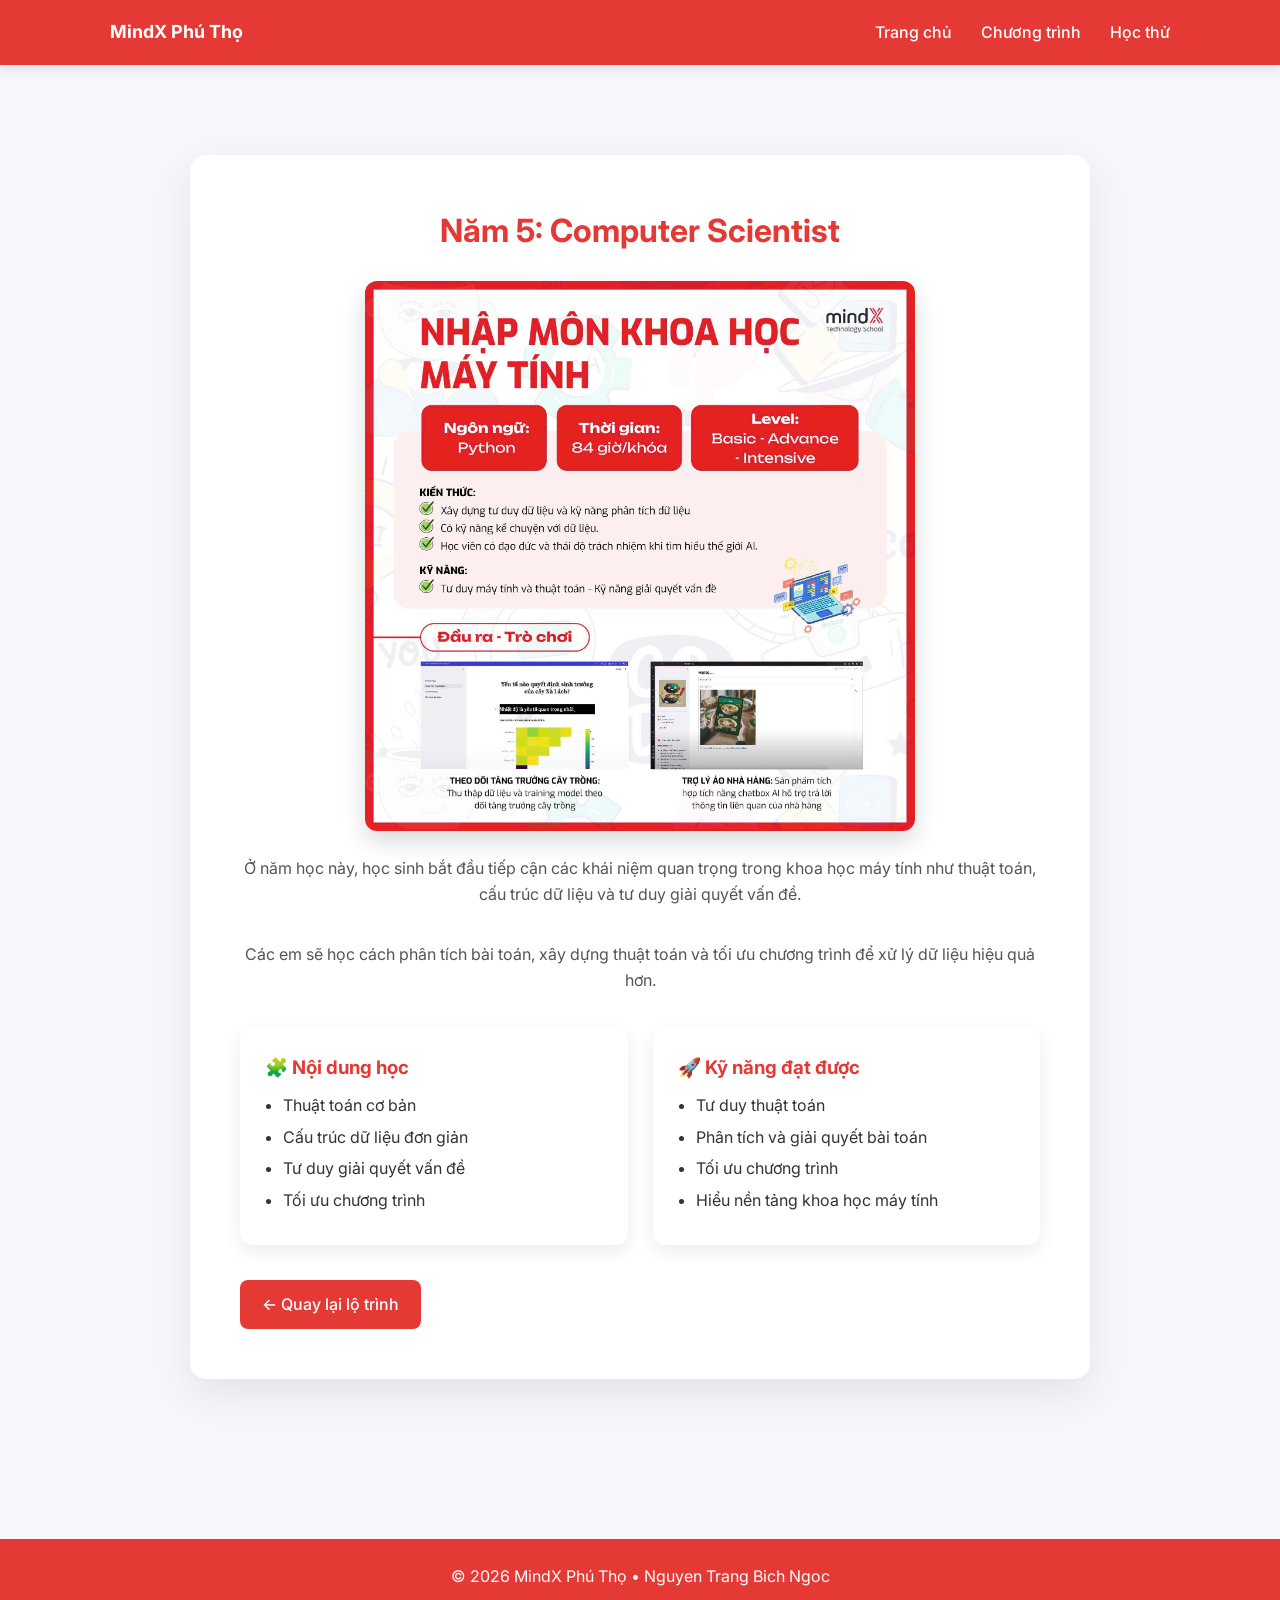
<file: y5.html>
<!DOCTYPE html>
<html lang="vi">

<head>

<meta charset="UTF-8">
<meta name="viewport" content="width=device-width, initial-scale=1.0">

<title>Năm 5 - Computer Scientist | MindX Phú Thọ</title>

<link rel="stylesheet" href="style.css">

<link href="https://fonts.googleapis.com/css2?family=Inter:wght@300;400;600;700&display=swap" rel="stylesheet">

</head>

<body>

<header>
<div class="container header-wrapper">

<h1 class="logo">MindX Phú Thọ</h1>

<nav>
<a href="index.html">Trang chủ</a>
<a href="index.html#courses">Chương trình</a>
<a href="index.html#trial">Học thử</a>
</nav>

</div>
</header>


<section class="section">

<div class="container program-page">

<h2>Năm 5: Computer Scientist</h2>

<img src="y5.jpg" class="hero-img" alt="Computer Science">

<p class="program-intro">
Ở năm học này, học sinh bắt đầu tiếp cận các khái niệm quan trọng
trong khoa học máy tính như thuật toán, cấu trúc dữ liệu và tư duy giải quyết vấn đề.
</p>

<p class="program-intro">
Các em sẽ học cách phân tích bài toán, xây dựng thuật toán
và tối ưu chương trình để xử lý dữ liệu hiệu quả hơn.
</p>


<div class="program-grid">

<div class="program-card">

<h3>🧩 Nội dung học</h3>

<ul>
<li>Thuật toán cơ bản</li>
<li>Cấu trúc dữ liệu đơn giản</li>
<li>Tư duy giải quyết vấn đề</li>
<li>Tối ưu chương trình</li>
</ul>

</div>


<div class="program-card">

<h3>🚀 Kỹ năng đạt được</h3>

<ul>
<li>Tư duy thuật toán</li>
<li>Phân tích và giải quyết bài toán</li>
<li>Tối ưu chương trình</li>
<li>Hiểu nền tảng khoa học máy tính</li>
</ul>

</div>

</div>


<a href="programming.html" class="back-btn">← Quay lại lộ trình</a>

</div>

</section>


<footer>
<p>© 2026 MindX Phú Thọ • Nguyen Trang Bich Ngoc</p>
</footer>

</body>

</html>
</file>
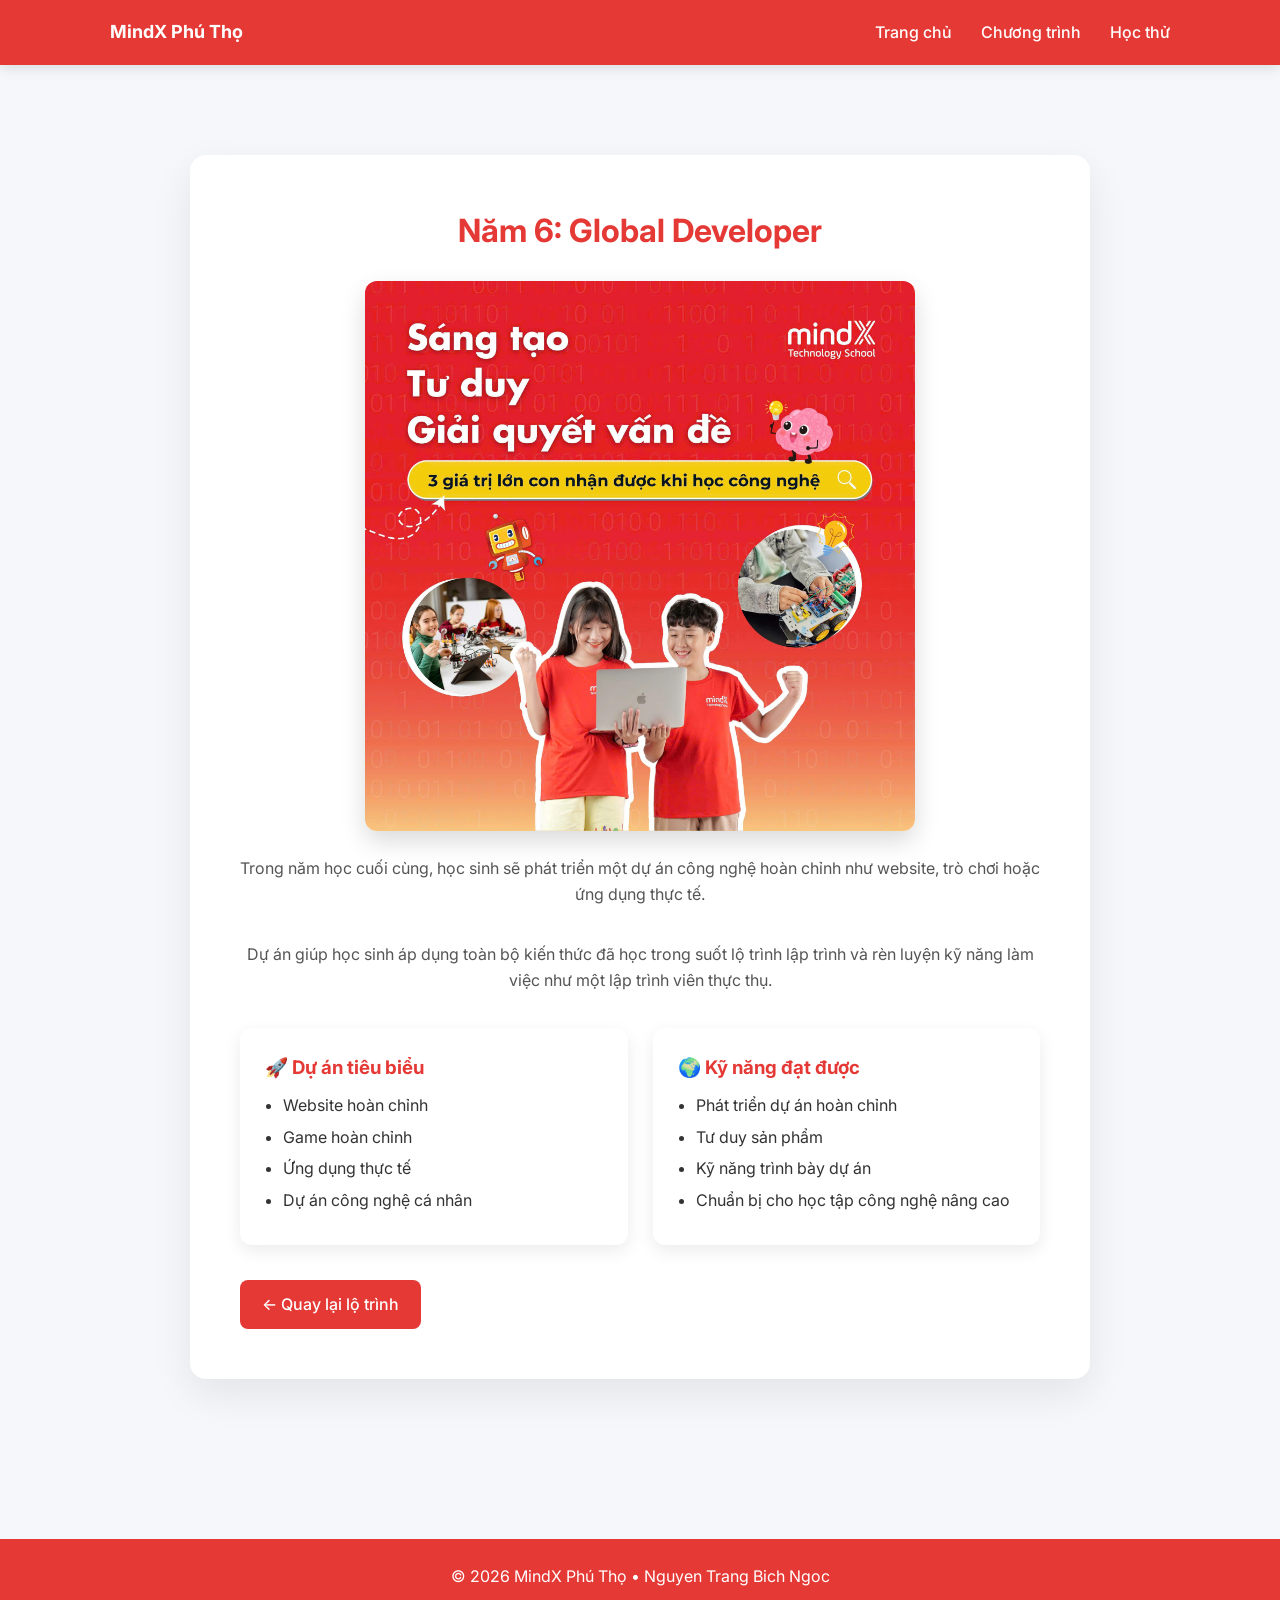
<file: y6.html>
<!DOCTYPE html>
<html lang="vi">

<head>

<meta charset="UTF-8">
<meta name="viewport" content="width=device-width, initial-scale=1.0">

<title>Năm 6 - Global Developer | MindX Phú Thọ</title>

<link rel="stylesheet" href="style.css">

<link href="https://fonts.googleapis.com/css2?family=Inter:wght@300;400;600;700&display=swap" rel="stylesheet">

</head>

<body>

<header>
<div class="container header-wrapper">

<h1 class="logo">MindX Phú Thọ</h1>

<nav>
<a href="index.html">Trang chủ</a>
<a href="index.html#courses">Chương trình</a>
<a href="index.html#trial">Học thử</a>
</nav>

</div>
</header>


<section class="section">

<div class="container program-page">

<h2>Năm 6: Global Developer</h2>

<img src="y6.jpg" class="hero-img" alt="Global Developer">

<p class="program-intro">
Trong năm học cuối cùng, học sinh sẽ phát triển một dự án công nghệ hoàn chỉnh
như website, trò chơi hoặc ứng dụng thực tế.
</p>

<p class="program-intro">
Dự án giúp học sinh áp dụng toàn bộ kiến thức đã học trong suốt lộ trình
lập trình và rèn luyện kỹ năng làm việc như một lập trình viên thực thụ.
</p>


<div class="program-grid">

<div class="program-card">

<h3>🚀 Dự án tiêu biểu</h3>

<ul>
<li>Website hoàn chỉnh</li>
<li>Game hoàn chỉnh</li>
<li>Ứng dụng thực tế</li>
<li>Dự án công nghệ cá nhân</li>
</ul>

</div>


<div class="program-card">

<h3>🌍 Kỹ năng đạt được</h3>

<ul>
<li>Phát triển dự án hoàn chỉnh</li>
<li>Tư duy sản phẩm</li>
<li>Kỹ năng trình bày dự án</li>
<li>Chuẩn bị cho học tập công nghệ nâng cao</li>
</ul>

</div>

</div>


<a href="programming.html" class="back-btn">← Quay lại lộ trình</a>

</div>

</section>


<footer>
<p>© 2026 MindX Phú Thọ • Nguyen Trang Bich Ngoc</p>
</footer>

</body>

</html>
</file>
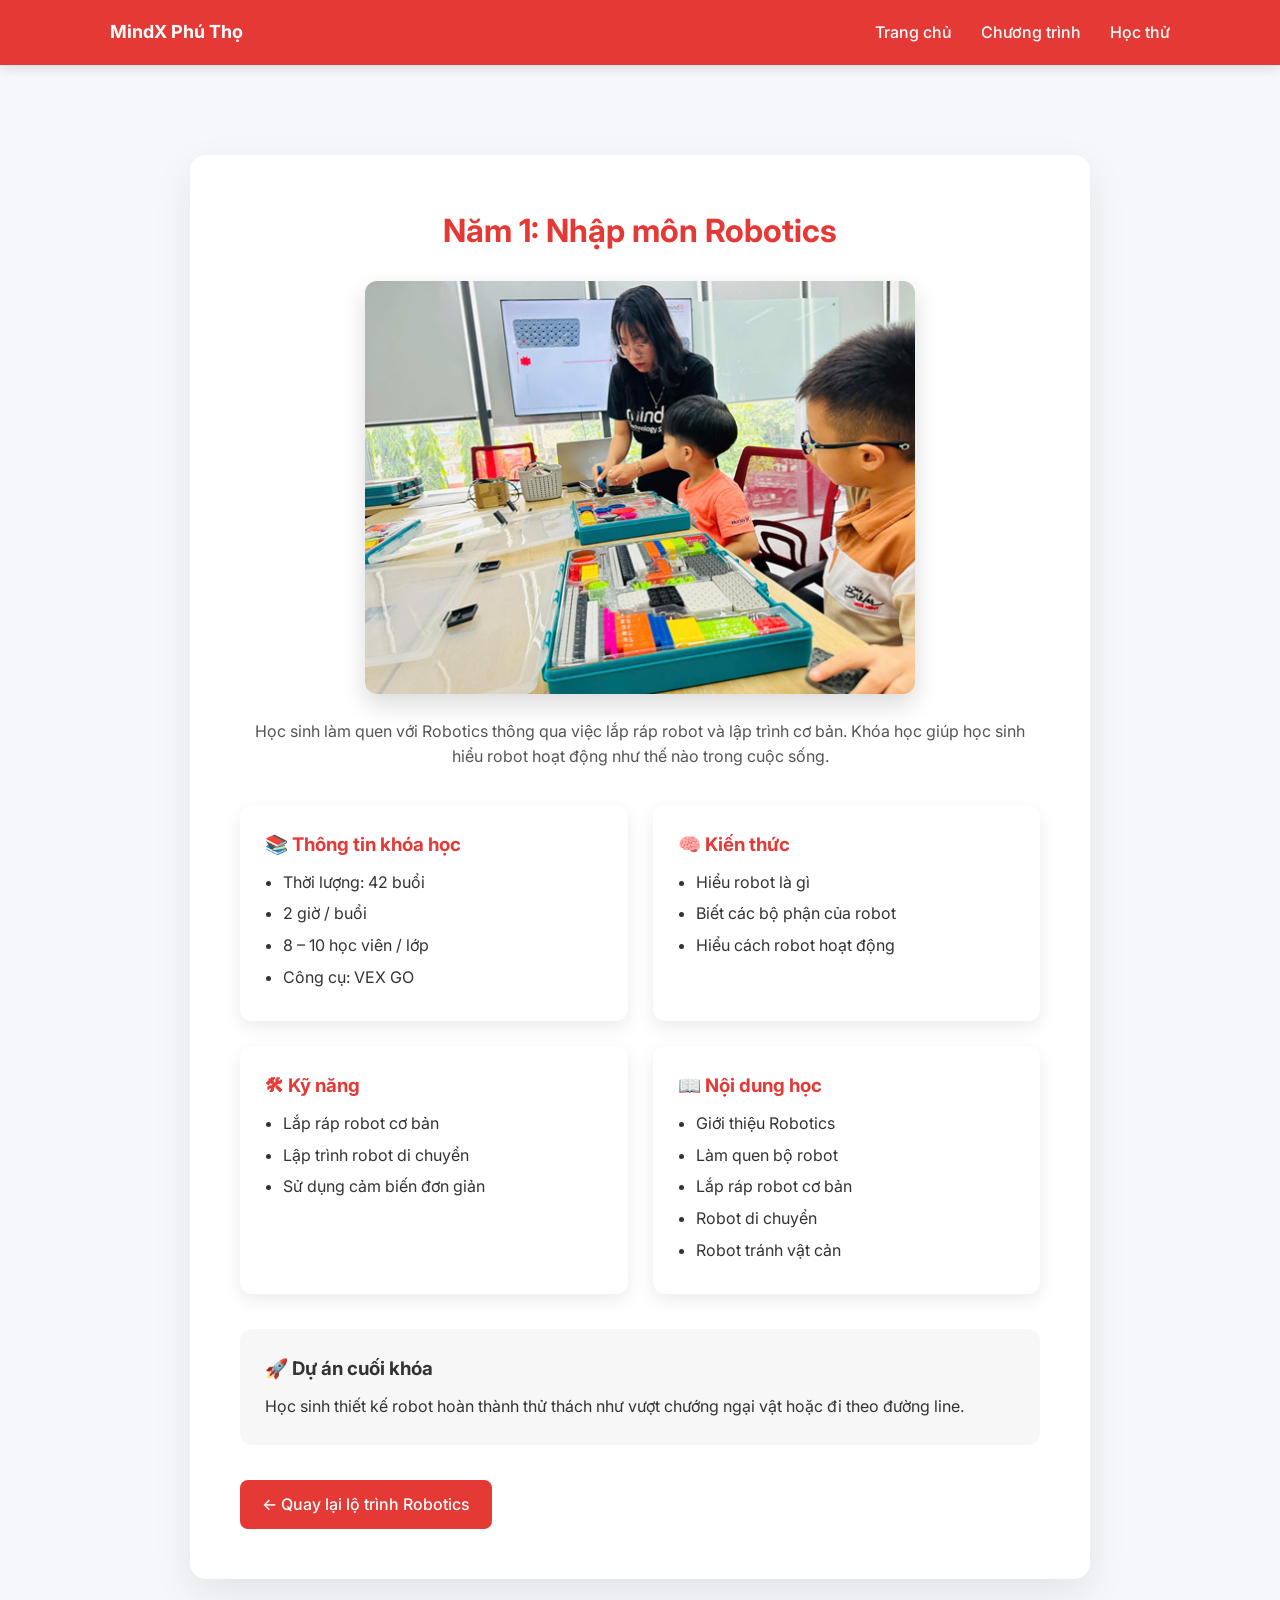
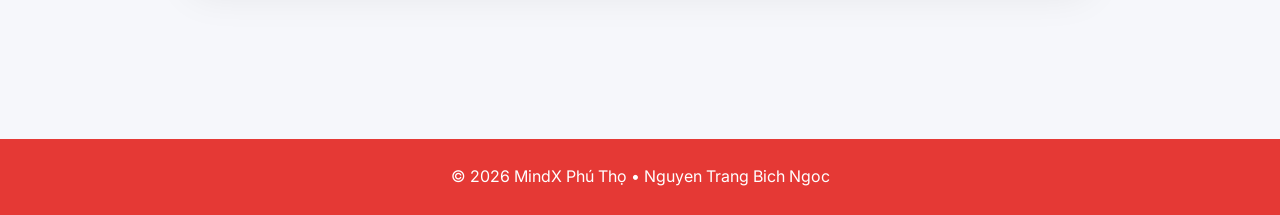
<file: year1.html>
<!DOCTYPE html>
<html lang="vi">

<head>
<meta charset="UTF-8">
<meta name="viewport" content="width=device-width, initial-scale=1.0">

<title>Robotics Năm 1 - MindX Phú Thọ</title>

<link rel="stylesheet" href="style.css">

<link href="https://fonts.googleapis.com/css2?family=Inter:wght@300;400;600;700&display=swap" rel="stylesheet">
</head>

<body>

<header>
<div class="container header-wrapper">

<h1 class="logo">MindX Phú Thọ</h1>

<nav>
<a href="index.html">Trang chủ</a>
<a href="index.html#courses">Chương trình</a>
<a href="index.html#trial">Học thử</a>
</nav>

</div>
</header>


<section class="section">

<div class="container program-page">

<h2>Năm 1: Nhập môn Robotics</h2>

<img src="rbt1.jpg" class="hero-img">

<p class="program-intro">
Học sinh làm quen với Robotics thông qua việc lắp ráp robot và lập trình cơ bản.
Khóa học giúp học sinh hiểu robot hoạt động như thế nào trong cuộc sống.
</p>


<div class="program-grid">

<div class="program-card">
<h3>📚 Thông tin khóa học</h3>

<ul>
<li>Thời lượng: 42 buổi</li>
<li>2 giờ / buổi</li>
<li>8 – 10 học viên / lớp</li>
<li>Công cụ: VEX GO</li>
</ul>
</div>


<div class="program-card">
<h3>🧠 Kiến thức</h3>

<ul>
<li>Hiểu robot là gì</li>
<li>Biết các bộ phận của robot</li>
<li>Hiểu cách robot hoạt động</li>
</ul>
</div>


<div class="program-card">
<h3>🛠 Kỹ năng</h3>

<ul>
<li>Lắp ráp robot cơ bản</li>
<li>Lập trình robot di chuyển</li>
<li>Sử dụng cảm biến đơn giản</li>
</ul>
</div>


<div class="program-card">
<h3>📖 Nội dung học</h3>

<ul>
<li>Giới thiệu Robotics</li>
<li>Làm quen bộ robot</li>
<li>Lắp ráp robot cơ bản</li>
<li>Robot di chuyển</li>
<li>Robot tránh vật cản</li>
</ul>
</div>

</div>


<div class="project-box">

<h3>🚀 Dự án cuối khóa</h3>

<p>
Học sinh thiết kế robot hoàn thành thử thách như vượt chướng ngại vật
hoặc đi theo đường line.
</p>

</div>


<a href="robotics.html" class="back-btn">← Quay lại lộ trình Robotics</a>

</div>

</section>


<footer>
<p>© 2026 MindX Phú Thọ • Nguyen Trang Bich Ngoc</p>
</footer>

</body>
</html>
</file>
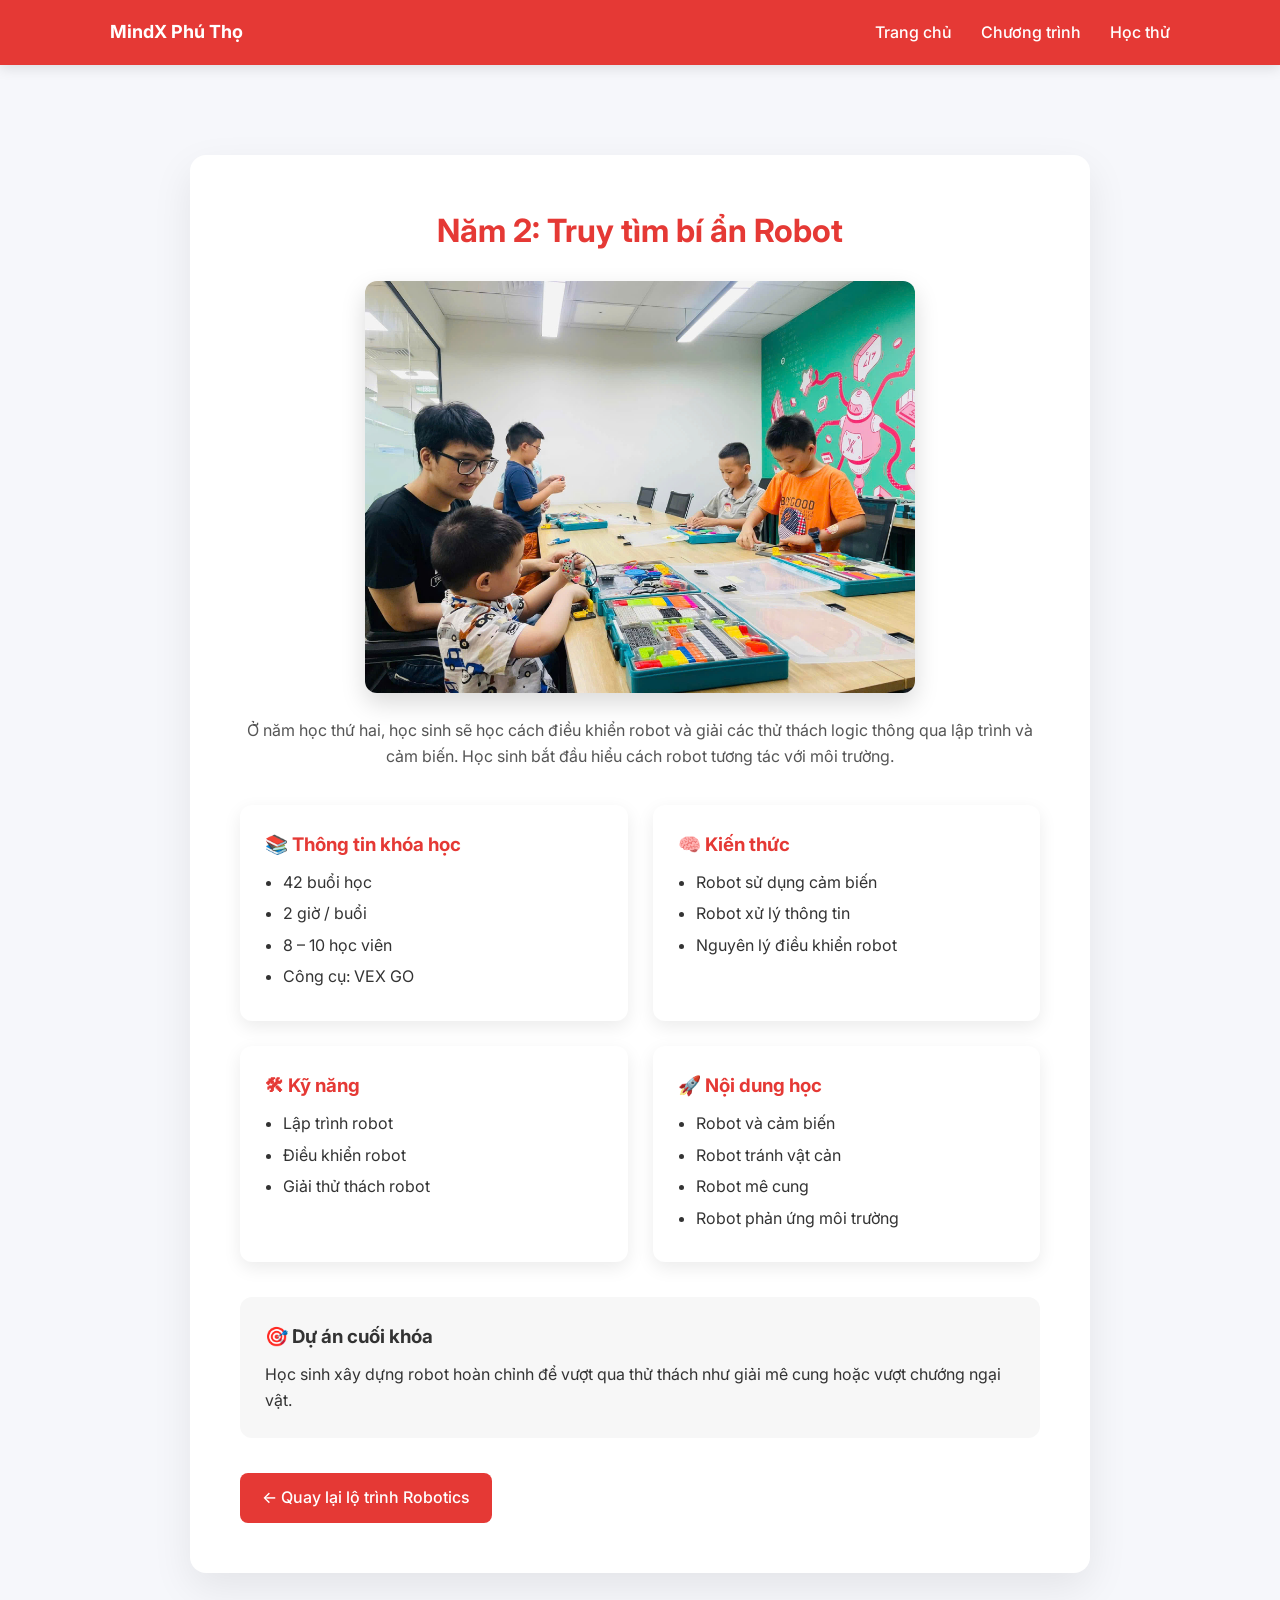
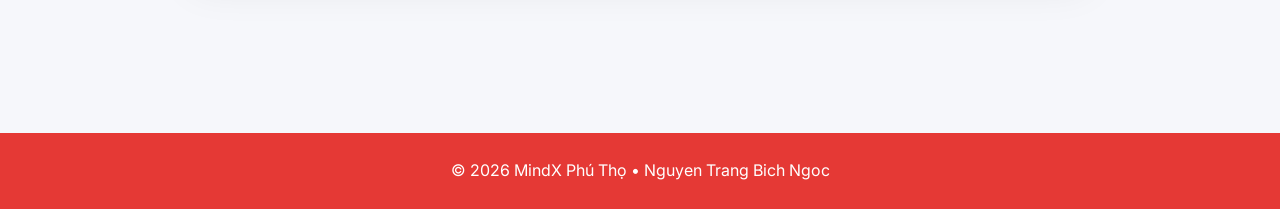
<file: year2.html>
<!DOCTYPE html>
<html lang="vi">

<head>
<meta charset="UTF-8">
<meta name="viewport" content="width=device-width, initial-scale=1.0">

<title>Robotics Năm 2 - MindX Phú Thọ</title>

<link rel="stylesheet" href="style.css">

<link href="https://fonts.googleapis.com/css2?family=Inter:wght@300;400;600;700&display=swap" rel="stylesheet">

</head>

<body>

<header>
<div class="container header-wrapper">

<h1 class="logo">MindX Phú Thọ</h1>

<nav>
<a href="index.html">Trang chủ</a>
<a href="index.html#courses">Chương trình</a>
<a href="index.html#trial">Học thử</a>
</nav>

</div>
</header>


<section class="section">

<div class="container program-page">

<h2>Năm 2: Truy tìm bí ẩn Robot</h2>

<img src="rbt2.jpg" class="hero-img">

<p class="program-intro">
Ở năm học thứ hai, học sinh sẽ học cách điều khiển robot và giải các thử thách logic
thông qua lập trình và cảm biến. Học sinh bắt đầu hiểu cách robot tương tác với môi trường.
</p>


<div class="program-grid">

<div class="program-card">

<h3>📚 Thông tin khóa học</h3>

<ul>
<li>42 buổi học</li>
<li>2 giờ / buổi</li>
<li>8 – 10 học viên</li>
<li>Công cụ: VEX GO</li>
</ul>

</div>


<div class="program-card">

<h3>🧠 Kiến thức</h3>

<ul>
<li>Robot sử dụng cảm biến</li>
<li>Robot xử lý thông tin</li>
<li>Nguyên lý điều khiển robot</li>
</ul>

</div>


<div class="program-card">

<h3>🛠 Kỹ năng</h3>

<ul>
<li>Lập trình robot</li>
<li>Điều khiển robot</li>
<li>Giải thử thách robot</li>
</ul>

</div>


<div class="program-card">

<h3>🚀 Nội dung học</h3>

<ul>
<li>Robot và cảm biến</li>
<li>Robot tránh vật cản</li>
<li>Robot mê cung</li>
<li>Robot phản ứng môi trường</li>
</ul>

</div>

</div>


<div class="project-box">

<h3>🎯 Dự án cuối khóa</h3>

<p>
Học sinh xây dựng robot hoàn chỉnh để vượt qua thử thách như
giải mê cung hoặc vượt chướng ngại vật.
</p>

</div>


<a href="robotics.html" class="back-btn">← Quay lại lộ trình Robotics</a>

</div>

</section>


<footer>
<p>© 2026 MindX Phú Thọ • Nguyen Trang Bich Ngoc</p>
</footer>

</body>
</html>
</file>
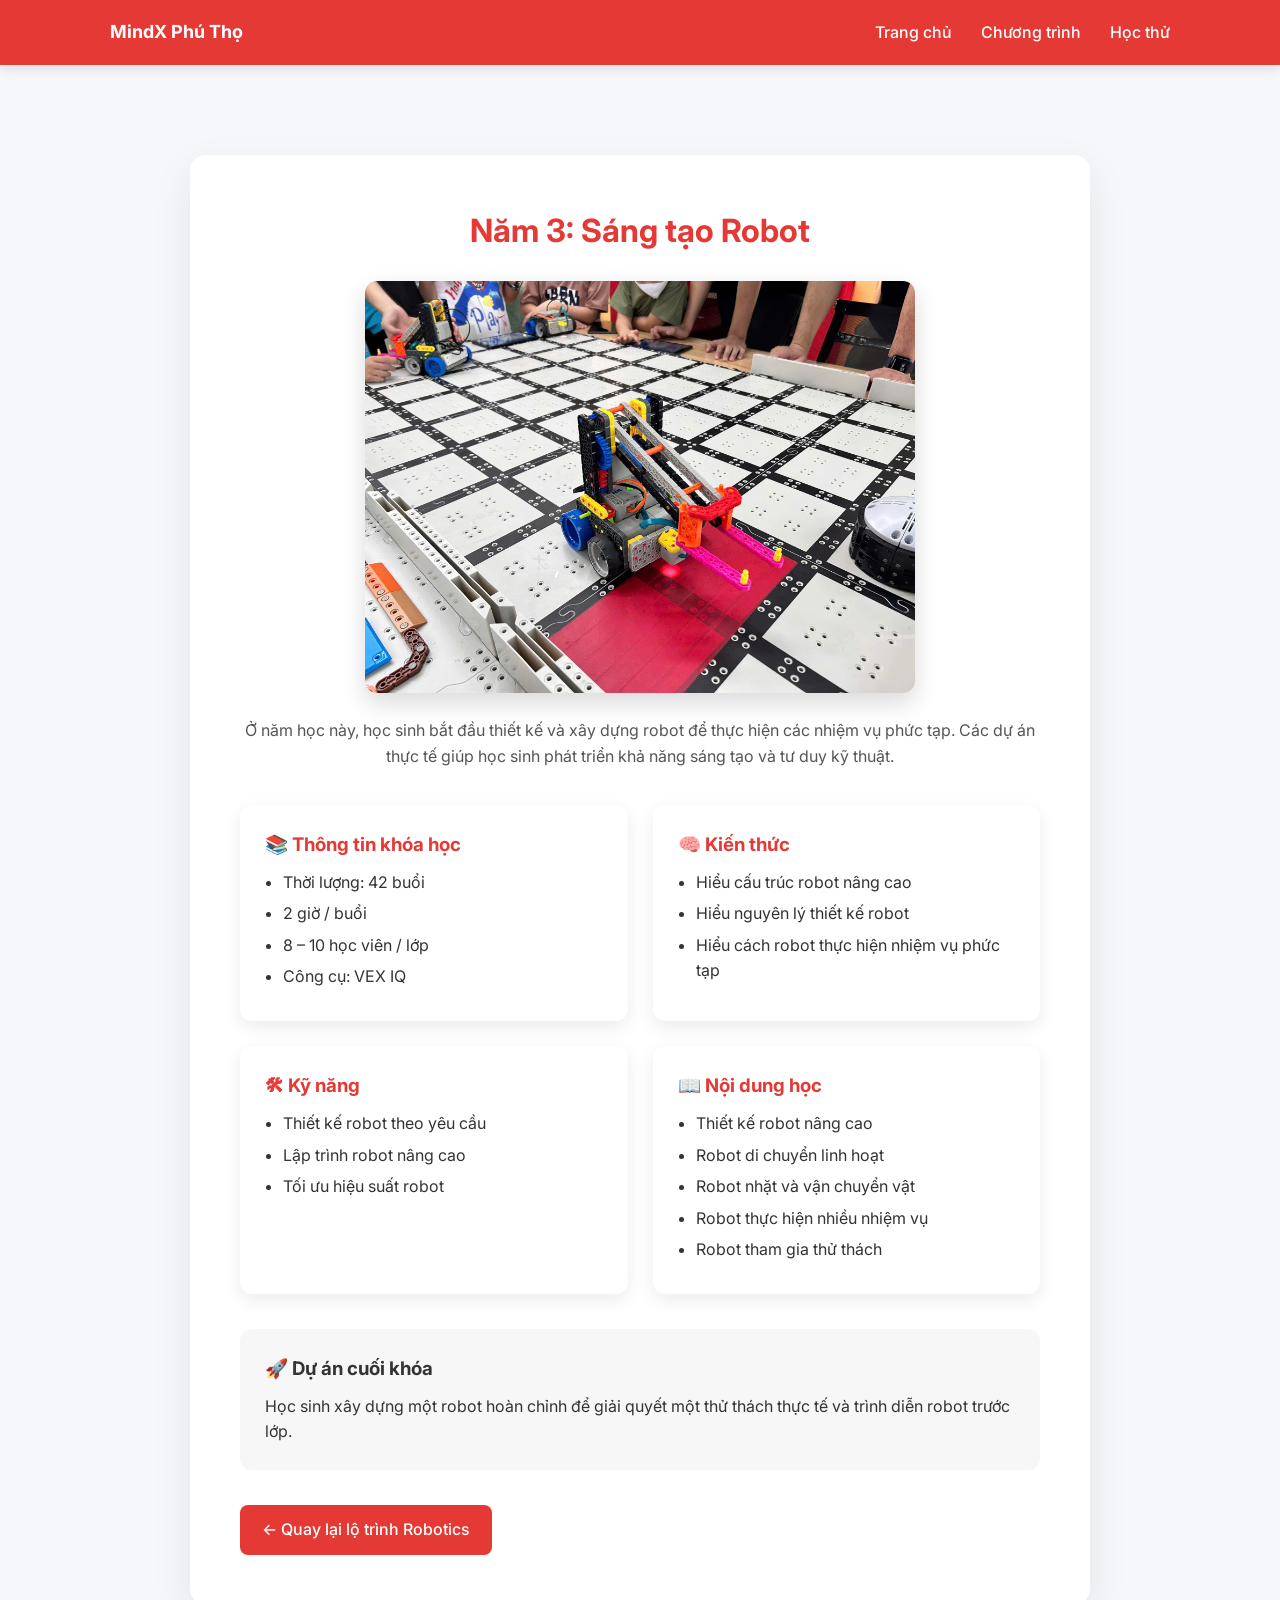
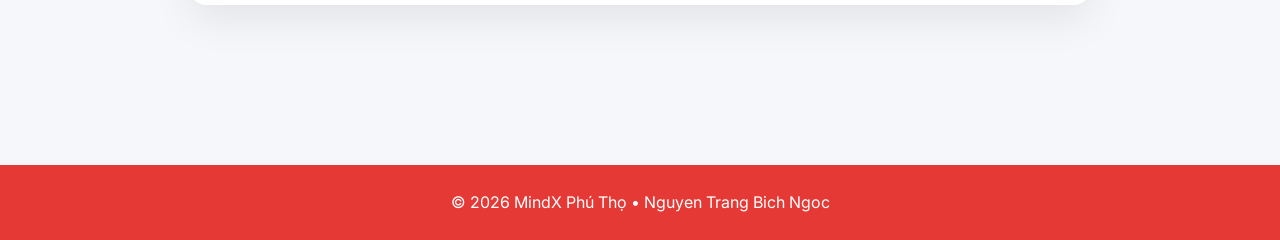
<file: year3.html>
<!DOCTYPE html>
<html lang="vi">

<head>
<meta charset="UTF-8">
<meta name="viewport" content="width=device-width, initial-scale=1.0">

<title>Robotics Năm 3 - MindX Phú Thọ</title>

<link rel="stylesheet" href="style.css">

<link href="https://fonts.googleapis.com/css2?family=Inter:wght@300;400;600;700&display=swap" rel="stylesheet">
</head>

<body>

<header>
<div class="container header-wrapper">

<h1 class="logo">MindX Phú Thọ</h1>

<nav>
<a href="index.html">Trang chủ</a>
<a href="index.html#courses">Chương trình</a>
<a href="index.html#trial">Học thử</a>
</nav>

</div>
</header>


<section class="section">

<div class="container program-page">

<h2>Năm 3: Sáng tạo Robot</h2>

<img src="rbt3.jpg" class="hero-img">

<p class="program-intro">
Ở năm học này, học sinh bắt đầu thiết kế và xây dựng robot để thực hiện các nhiệm vụ phức tạp.
Các dự án thực tế giúp học sinh phát triển khả năng sáng tạo và tư duy kỹ thuật.
</p>


<div class="program-grid">

<div class="program-card">

<h3>📚 Thông tin khóa học</h3>

<ul>
<li>Thời lượng: 42 buổi</li>
<li>2 giờ / buổi</li>
<li>8 – 10 học viên / lớp</li>
<li>Công cụ: VEX IQ</li>
</ul>

</div>


<div class="program-card">

<h3>🧠 Kiến thức</h3>

<ul>
<li>Hiểu cấu trúc robot nâng cao</li>
<li>Hiểu nguyên lý thiết kế robot</li>
<li>Hiểu cách robot thực hiện nhiệm vụ phức tạp</li>
</ul>

</div>


<div class="program-card">

<h3>🛠 Kỹ năng</h3>

<ul>
<li>Thiết kế robot theo yêu cầu</li>
<li>Lập trình robot nâng cao</li>
<li>Tối ưu hiệu suất robot</li>
</ul>

</div>


<div class="program-card">

<h3>📖 Nội dung học</h3>

<ul>
<li>Thiết kế robot nâng cao</li>
<li>Robot di chuyển linh hoạt</li>
<li>Robot nhặt và vận chuyển vật</li>
<li>Robot thực hiện nhiều nhiệm vụ</li>
<li>Robot tham gia thử thách</li>
</ul>

</div>

</div>


<div class="project-box">

<h3>🚀 Dự án cuối khóa</h3>

<p>
Học sinh xây dựng một robot hoàn chỉnh để giải quyết một thử thách thực tế
và trình diễn robot trước lớp.
</p>

</div>


<a href="robotics.html" class="back-btn">← Quay lại lộ trình Robotics</a>

</div>

</section>


<footer>
<p>© 2026 MindX Phú Thọ • Nguyen Trang Bich Ngoc</p>
</footer>

</body>
</html>
</file>
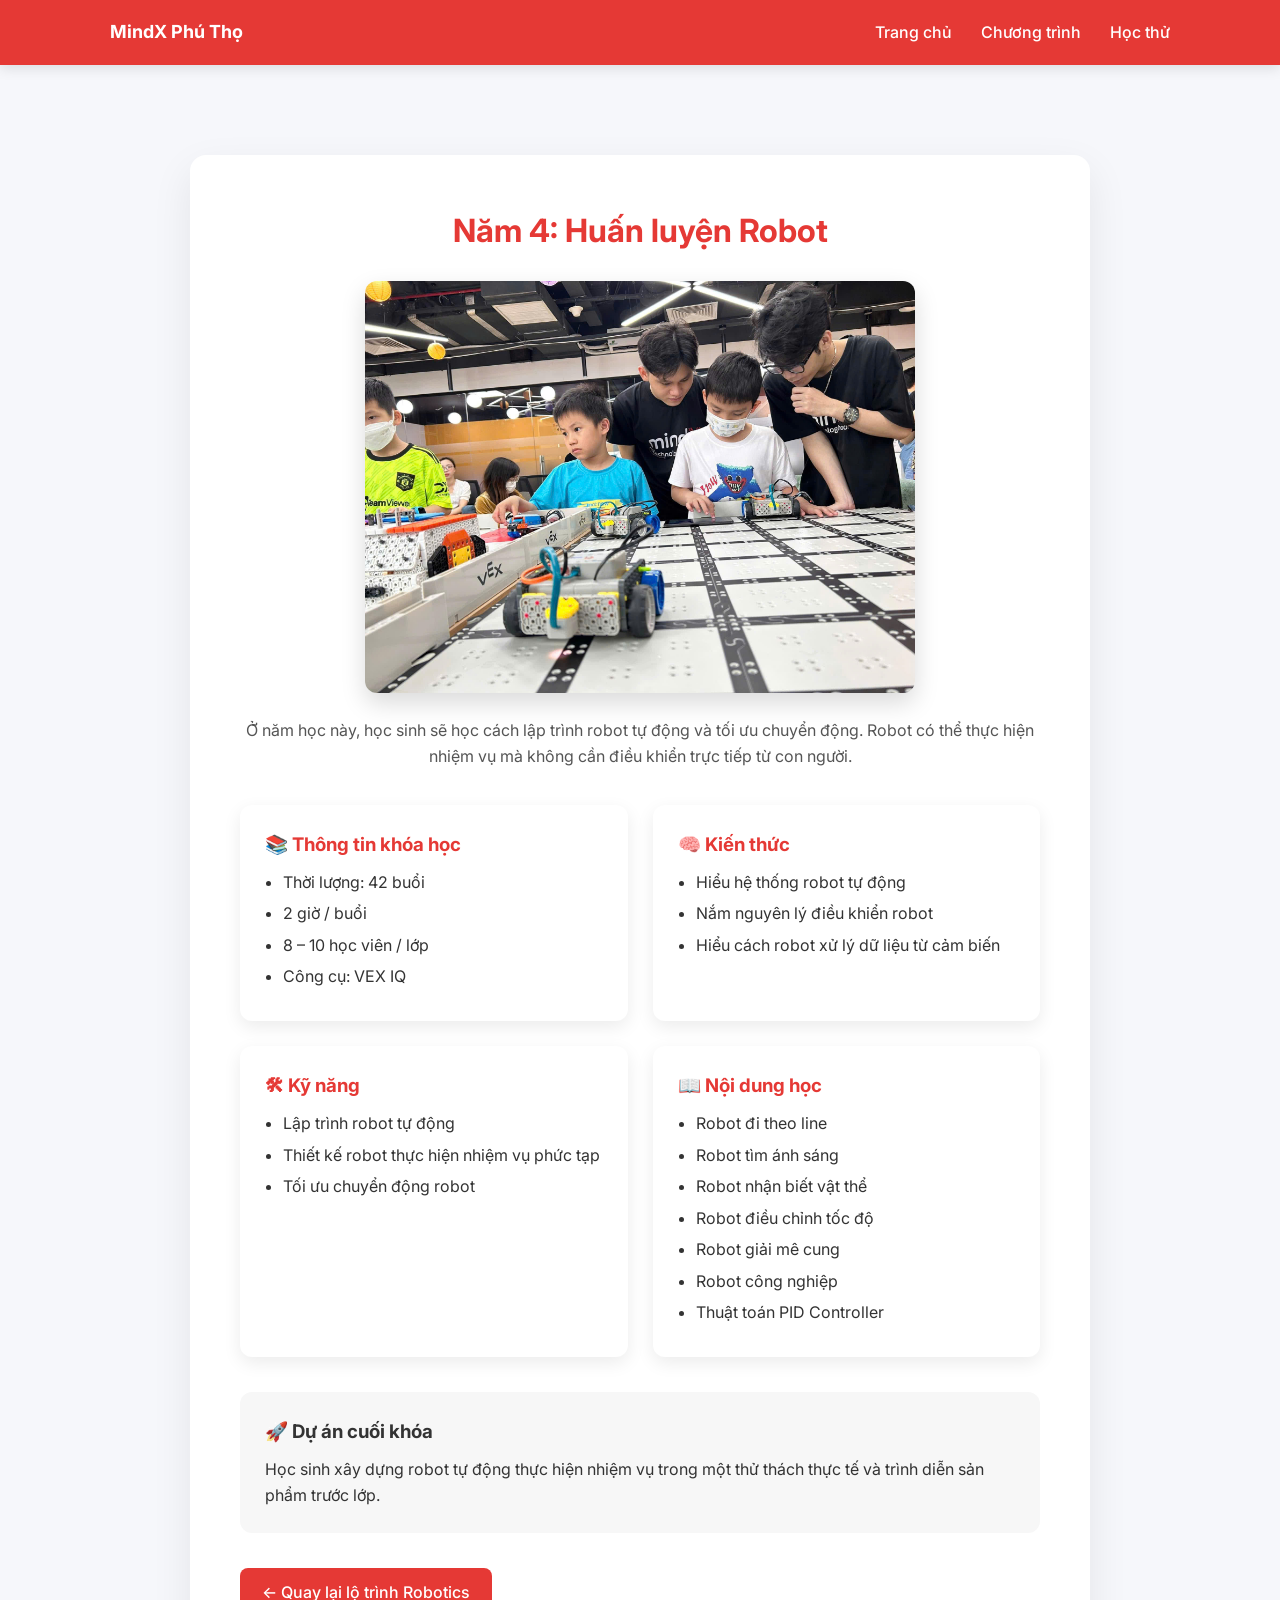
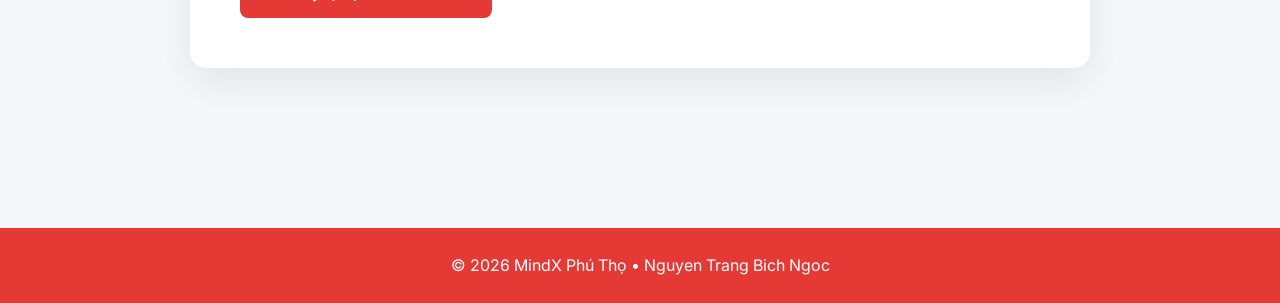
<file: year4.html>
<!DOCTYPE html>
<html lang="vi">

<head>
<meta charset="UTF-8">
<meta name="viewport" content="width=device-width, initial-scale=1.0">

<title>Robotics Năm 4 - MindX Phú Thọ</title>

<link rel="stylesheet" href="style.css">

<link href="https://fonts.googleapis.com/css2?family=Inter:wght@300;400;600;700&display=swap" rel="stylesheet">
</head>

<body>

<header>
<div class="container header-wrapper">

<h1 class="logo">MindX Phú Thọ</h1>

<nav>
<a href="index.html">Trang chủ</a>
<a href="index.html#courses">Chương trình</a>
<a href="index.html#trial">Học thử</a>
</nav>

</div>
</header>


<section class="section">

<div class="container program-page">

<h2>Năm 4: Huấn luyện Robot</h2>

<img src="rbt4.jpg" class="hero-img">

<p class="program-intro">
Ở năm học này, học sinh sẽ học cách lập trình robot tự động và tối ưu chuyển động.
Robot có thể thực hiện nhiệm vụ mà không cần điều khiển trực tiếp từ con người.
</p>


<div class="program-grid">

<div class="program-card">

<h3>📚 Thông tin khóa học</h3>

<ul>
<li>Thời lượng: 42 buổi</li>
<li>2 giờ / buổi</li>
<li>8 – 10 học viên / lớp</li>
<li>Công cụ: VEX IQ</li>
</ul>

</div>


<div class="program-card">

<h3>🧠 Kiến thức</h3>

<ul>
<li>Hiểu hệ thống robot tự động</li>
<li>Nắm nguyên lý điều khiển robot</li>
<li>Hiểu cách robot xử lý dữ liệu từ cảm biến</li>
</ul>

</div>


<div class="program-card">

<h3>🛠 Kỹ năng</h3>

<ul>
<li>Lập trình robot tự động</li>
<li>Thiết kế robot thực hiện nhiệm vụ phức tạp</li>
<li>Tối ưu chuyển động robot</li>
</ul>

</div>


<div class="program-card">

<h3>📖 Nội dung học</h3>

<ul>
<li>Robot đi theo line</li>
<li>Robot tìm ánh sáng</li>
<li>Robot nhận biết vật thể</li>
<li>Robot điều chỉnh tốc độ</li>
<li>Robot giải mê cung</li>
<li>Robot công nghiệp</li>
<li>Thuật toán PID Controller</li>
</ul>

</div>

</div>


<div class="project-box">

<h3>🚀 Dự án cuối khóa</h3>

<p>
Học sinh xây dựng robot tự động thực hiện nhiệm vụ trong một thử thách thực tế
và trình diễn sản phẩm trước lớp.
</p>

</div>


<a href="robotics.html" class="back-btn">← Quay lại lộ trình Robotics</a>

</div>

</section>


<footer>
<p>© 2026 MindX Phú Thọ • Nguyen Trang Bich Ngoc</p>
</footer>

</body>
</html>
</file>
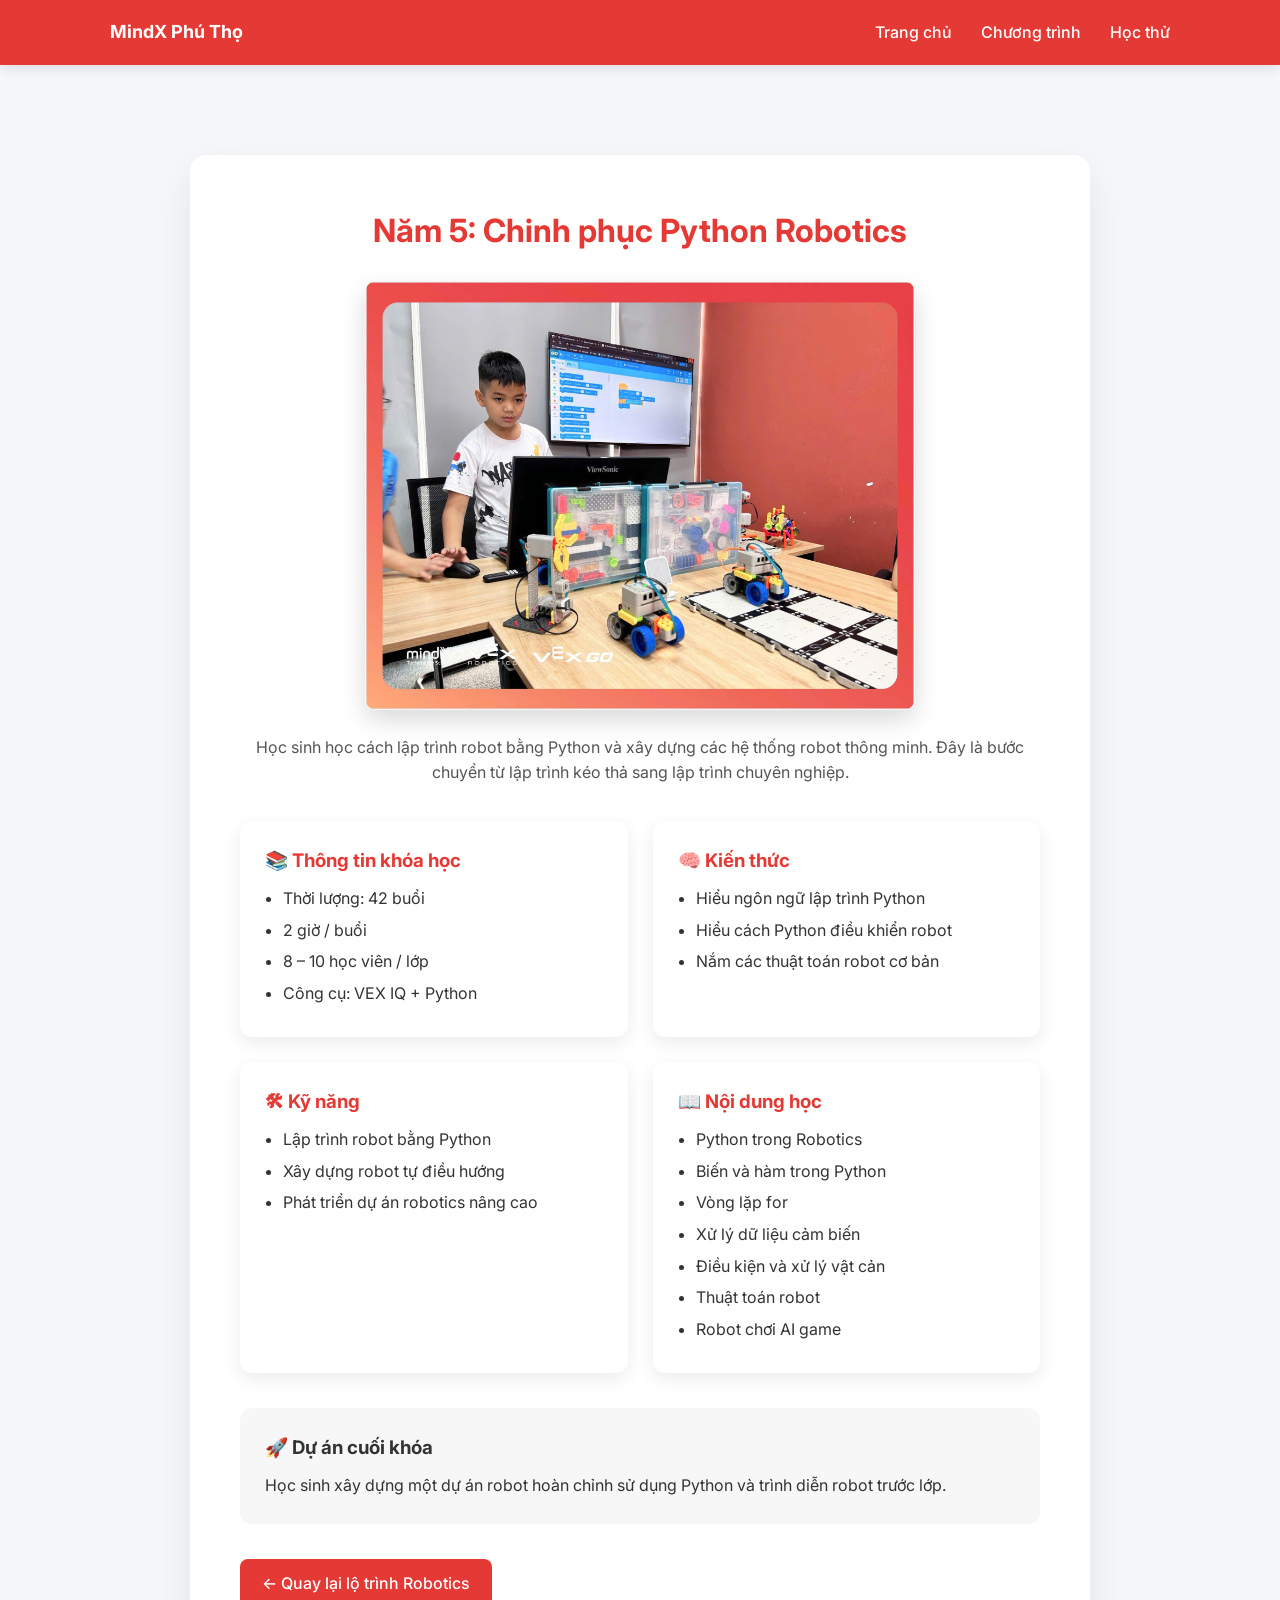
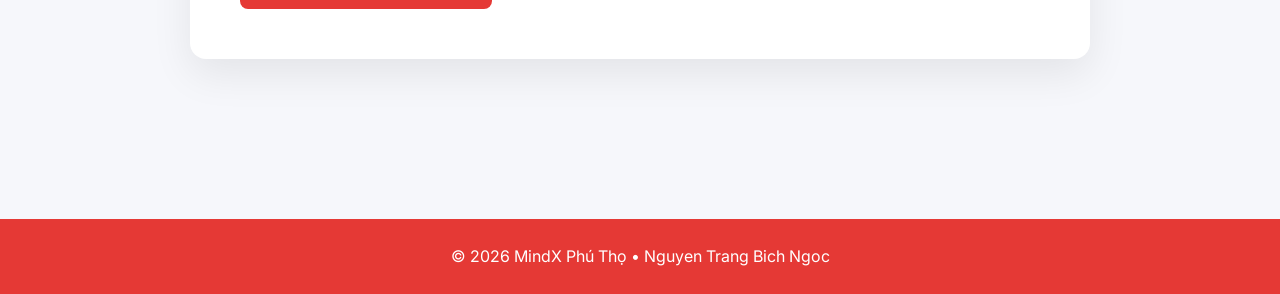
<file: year5.html>
<!DOCTYPE html>
<html lang="vi">

<head>
<meta charset="UTF-8">
<meta name="viewport" content="width=device-width, initial-scale=1.0">

<title>Robotics Năm 5 - MindX Phú Thọ</title>

<link rel="stylesheet" href="style.css">

<link href="https://fonts.googleapis.com/css2?family=Inter:wght@300;400;600;700&display=swap" rel="stylesheet">
</head>

<body>

<header>
<div class="container header-wrapper">

<h1 class="logo">MindX Phú Thọ</h1>

<nav>
<a href="index.html">Trang chủ</a>
<a href="index.html#courses">Chương trình</a>
<a href="index.html#trial">Học thử</a>
</nav>

</div>
</header>


<section class="section">

<div class="container program-page">

<h2>Năm 5: Chinh phục Python Robotics</h2>

<img src="rbt5.jpg" class="hero-img">

<p class="program-intro">
Học sinh học cách lập trình robot bằng Python và xây dựng các hệ thống robot thông minh.
Đây là bước chuyển từ lập trình kéo thả sang lập trình chuyên nghiệp.
</p>


<div class="program-grid">

<div class="program-card">

<h3>📚 Thông tin khóa học</h3>

<ul>
<li>Thời lượng: 42 buổi</li>
<li>2 giờ / buổi</li>
<li>8 – 10 học viên / lớp</li>
<li>Công cụ: VEX IQ + Python</li>
</ul>

</div>


<div class="program-card">

<h3>🧠 Kiến thức</h3>

<ul>
<li>Hiểu ngôn ngữ lập trình Python</li>
<li>Hiểu cách Python điều khiển robot</li>
<li>Nắm các thuật toán robot cơ bản</li>
</ul>

</div>


<div class="program-card">

<h3>🛠 Kỹ năng</h3>

<ul>
<li>Lập trình robot bằng Python</li>
<li>Xây dựng robot tự điều hướng</li>
<li>Phát triển dự án robotics nâng cao</li>
</ul>

</div>


<div class="program-card">

<h3>📖 Nội dung học</h3>

<ul>
<li>Python trong Robotics</li>
<li>Biến và hàm trong Python</li>
<li>Vòng lặp for</li>
<li>Xử lý dữ liệu cảm biến</li>
<li>Điều kiện và xử lý vật cản</li>
<li>Thuật toán robot</li>
<li>Robot chơi AI game</li>
</ul>

</div>

</div>


<div class="project-box">

<h3>🚀 Dự án cuối khóa</h3>

<p>
Học sinh xây dựng một dự án robot hoàn chỉnh sử dụng Python
và trình diễn robot trước lớp.
</p>

</div>


<a href="robotics.html" class="back-btn">← Quay lại lộ trình Robotics</a>

</div>

</section>


<footer>
<p>© 2026 MindX Phú Thọ • Nguyen Trang Bich Ngoc</p>
</footer>

</body>
</html>
</file>
<file: style.css>
*{
margin:0;
padding:0;
box-sizing:border-box;
font-family:'Inter',sans-serif;
scroll-behavior:smooth;
}

body{
background:#f6f7fb;
color:#333;
line-height:1.6;
}

/* CONTAINER */

.container{
max-width:1100px;
margin:auto;
padding:0 20px;
}

/* HEADER */

header{
background:#e53935;
color:white;
padding:18px 0;
box-shadow:0 4px 12px rgba(0,0,0,0.1);
position:sticky;
top:0;
z-index:1000;
}

.header-wrapper{
display:flex;
justify-content:space-between;
align-items:center;
}

.logo{
font-size:22px;
font-weight:700;
}

nav a{
color:white;
margin-left:25px;
text-decoration:none;
font-weight:500;
position:relative;
}

/* underline animation */

nav a::after{
content:"";
position:absolute;
left:0;
bottom:-5px;
width:0%;
height:2px;
background:white;
transition:0.3s;
}

nav a:hover::after{
width:100%;
}

/* HERO */

.hero{
background:url("bg.jpg");
background-size:cover;
background-position:center;
height:520px;
display:flex;
align-items:center;
justify-content:center;
text-align:center;
color:white;
animation:heroZoom 12s infinite alternate;
}

@keyframes heroZoom{
from{background-size:100%;}
to{background-size:110%;}
}

.hero-content{
background:rgba(0,0,0,0.45);
padding:45px;
border-radius:12px;
backdrop-filter:blur(4px);
animation:fadeUp 1s ease;
}

@keyframes fadeUp{
from{
opacity:0;
transform:translateY(40px);
}
to{
opacity:1;
transform:translateY(0);
}
}

.hero h2{
font-size:42px;
margin-bottom:15px;
}

.hero p{
margin-bottom:25px;
font-size:18px;
}

/* BUTTON */

.cta-btn{
background:#e53935;
padding:14px 30px;
border-radius:30px;
color:white;
text-decoration:none;
font-weight:600;
display:inline-block;
transition:all 0.3s;
}

.cta-btn:hover{
transform:translateY(-3px);
box-shadow:0 10px 25px rgba(0,0,0,0.2);
}

/* SECTION */

.section{
padding:90px 0;
}

.section h2{
text-align:center;
margin-bottom:50px;
color:#e53935;
font-size:32px;
}

.section.light{
background:white;
}

/* ABOUT GRID */

.about-grid{
display:grid;
grid-template-columns:1fr 1fr;
gap:40px;
align-items:center;
}

.about-grid img{
width:100%;
border-radius:12px;
box-shadow:0 10px 25px rgba(0,0,0,0.15);
}

.about-grid p{
margin-top:10px;
}

/* COURSE GRID */

.course-grid{
display:grid;
grid-template-columns:repeat(auto-fit,minmax(300px,1fr));
gap:35px;
margin-top:40px;
}

/* CARD */

.card{
background:white;
padding:28px;
border-radius:16px;
box-shadow:0 12px 35px rgba(0,0,0,0.08);
text-align:center;
transition:all 0.35s ease;
text-decoration:none;
color:#333;
position:relative;
overflow:hidden;
}

.card::before{
content:"";
position:absolute;
top:0;
left:0;
width:100%;
height:4px;
background:#e53935;
}

.card img{
width:100%;
height:190px;
object-fit:cover;
border-radius:12px;
margin-bottom:18px;
background:#eee;
}

.card h3{
color:#e53935;
font-size:22px;
margin-bottom:10px;
}

.card p{
color:#555;
font-size:15px;
line-height:1.5;
}

.card:hover{
transform:translateY(-10px) scale(1.02);
box-shadow:0 20px 45px rgba(0,0,0,0.15);
}

/* FORM */

form{
max-width:420px;
margin:auto;
display:flex;
flex-direction:column;
gap:16px;
background:white;
padding:35px;
border-radius:12px;
box-shadow:0 10px 30px rgba(0,0,0,0.08);
}

input{
padding:13px;
border:1px solid #ddd;
border-radius:6px;
transition:all 0.25s;
}

input:focus{
outline:none;
border-color:#e53935;
box-shadow:0 0 0 3px rgba(229,57,53,0.15);
transform:scale(1.02);
}

button{
background:#e53935;
color:white;
border:none;
padding:13px;
border-radius:6px;
font-size:16px;
cursor:pointer;
transition:all 0.25s;
}

button:hover{
background:#c62828;
transform:translateY(-2px);
box-shadow:0 8px 20px rgba(0,0,0,0.15);
}

#message{
margin-top:12px;
text-align:center;
color:#e53935;
font-weight:600;
animation:fadeIn 0.4s;
}

@keyframes fadeIn{
from{opacity:0; transform:translateY(10px);}
to{opacity:1; transform:translateY(0);}
}

/* FOOTER */

footer{
background:#e53935;
color:white;
text-align:center;
padding:25px;
margin-top:70px;
}

/* PROGRAM PAGE */

.program-page{
max-width:900px;
margin:auto;
background:white;
padding:50px;
border-radius:16px;
box-shadow:0 15px 40px rgba(0,0,0,0.08);
}

.program-list{
list-style:none;
position:relative;
padding-left:40px;
margin-top:30px;
}

.program-list::before{
content:"";
position:absolute;
left:15px;
top:0;
width:3px;
height:100%;
background:#e53935;
}

.program-list li{
margin-bottom:25px;
background:#f7f7f7;
padding:20px 22px;
border-radius:10px;
position:relative;
transition:all 0.25s;
}

.program-list li::before{
content:"";
position:absolute;
left:-28px;
top:20px;
width:14px;
height:14px;
background:#e53935;
border-radius:50%;
}

.program-list a{
text-decoration:none;
color:#333;
display:block;
}

.program-list a:hover{
color:#e53935;
}

.program-list li:hover{
background:#fff;
transform:translateX(6px);
box-shadow:0 10px 25px rgba(0,0,0,0.1);
}

.back-btn{
display:inline-block;
margin-top:30px;
background:#e53935;
color:white;
padding:12px 25px;
border-radius:25px;
text-decoration:none;
font-weight:600;
transition:all 0.3s;
}

.back-btn:hover{
background:#c62828;
transform:translateY(-2px);
box-shadow:0 8px 20px rgba(0,0,0,0.15);
}

/* RESPONSIVE */

@media(max-width:768px){

.about-grid{
grid-template-columns:1fr;
}

.hero h2{
font-size:30px;
}

.hero{
height:420px;
}

.program-page{
padding:30px;
}

}
@media(max-width:768px){

.section{
padding:60px 0;
}

.hero{
height:380px;
}

.hero-content{
padding:25px;
}

.hero h2{
font-size:26px;
}

nav a{
margin-left:15px;
font-size:14px;
}

.card img{
height:160px;
}

}
.about-link{
text-decoration:none;
color:#e53935;
transition:0.3s;
}

.about-link:hover{
opacity:0.8;
}
.program-page{
max-width:800px;
margin:auto;
text-align:left;
}

.course-img{
width:100%;
border-radius:10px;
margin:20px 0;
}

.skills{
margin-top:10px;
padding-left:20px;
}

.skills li{
margin-bottom:8px;
}
.back-btn{
display:inline-block;
margin-top:30px;
background:#e53935;
color:white;
padding:12px 25px;
border-radius:25px;
text-decoration:none;
font-weight:600;
transition:all 0.3s;
}
/* TEAM SECTION */

.team-grid{
display:grid;
grid-template-columns:repeat(auto-fit,minmax(280px,1fr));
gap:35px;
margin-top:40px;
}

.team-card{
background:white;
padding:30px;
border-radius:16px;
text-align:center;
box-shadow:0 12px 30px rgba(0,0,0,0.08);
transition:all 0.3s;
}

.team-card:hover{
transform:translateY(-8px);
box-shadow:0 18px 40px rgba(0,0,0,0.15);
}

.team-card img{
width:120px;
height:120px;
border-radius:50%;
object-fit:cover;
margin-bottom:15px;
}

.team-card h3{
color:#e53935;
margin-bottom:5px;
}

.team-role{
font-weight:600;
color:#666;
margin-bottom:10px;
font-size:14px;
}
.program-img{
width:100%;
max-width:700px;
display:block;
margin:30px auto;
border-radius:10px;
}
/* ===== PROGRAM PAGE ===== */

.program-page{
max-width:900px;
margin:auto;
}

.program-page h2{
text-align:center;
margin-bottom:20px;
font-size:32px;
}

.program-intro{
text-align:center;
color:#555;
margin-bottom:35px;
font-size:16px;
line-height:1.6;
}


/* ===== HERO IMAGE ===== */

.hero-img{
width:100%;
border-radius:12px;
margin-bottom:30px;
}


/* ===== GRID LAYOUT ===== */

.program-grid{
display:grid;
grid-template-columns:repeat(2,1fr);
gap:25px;
margin-top:30px;
}


/* ===== CARD ===== */

.program-card{
background:white;
padding:25px;
border-radius:12px;
box-shadow:0 6px 18px rgba(0,0,0,0.08);
transition:0.3s;
}

.program-card:hover{
transform:translateY(-5px);
box-shadow:0 10px 25px rgba(0,0,0,0.15);
}

.program-card h3{
margin-bottom:10px;
color:#e53935;
}

.program-card ul{
padding-left:18px;
}

.program-card li{
margin-bottom:6px;
}


/* ===== PROJECT BOX ===== */

.project-box{
background:#f7f7f7;
padding:25px;
border-radius:12px;
margin-top:35px;
line-height:1.6;
}

.project-box h3{
margin-bottom:10px;
}


/* ===== BACK BUTTON ===== */

.back-btn{
display:inline-block;
margin-top:35px;
padding:12px 22px;
background:#e53935;
color:white;
text-decoration:none;
border-radius:8px;
font-weight:500;
transition:0.3s;
}

.back-btn:hover{
background:#c62828;
}


/* ===== RESPONSIVE ===== */

@media(max-width:768px){

.program-grid{
grid-template-columns:1fr;
}

.program-page h2{
font-size:26px;
}

}
/* LOGO HEADER */

.logo{
display:flex;
align-items:center;
gap:12px;
text-decoration:none;
color:white;
font-weight:700;
font-size:18px;
}

.logo img{
height:40px;
width:auto;
}
.facility{
  padding:60px 10%;
  background:#f7f7f7;
  text-align:center;
}

.facility h2{
  font-size:32px;
  margin-bottom:40px;
  color:#222;
}

.facility-container{
  display:grid;
  grid-template-columns:repeat(auto-fit,minmax(300px,1fr));
  gap:30px;
}

.facility-card{
  background:white;
  border-radius:12px;
  overflow:hidden;
  box-shadow:0 10px 25px rgba(0,0,0,0.1);
  transition:0.3s;
}

.facility-card:hover{
  transform:translateY(-10px);
  box-shadow:0 15px 35px rgba(0,0,0,0.2);
}

.facility-card img{
  width:100%;
  height:220px;
  object-fit:cover;
}

.facility-text{
  padding:20px;
}

.facility-text h3{
  margin-bottom:10px;
  color:#e53935;
}

.facility-text p{
  font-size:15px;
  color:#555;
}
.facility h2{
  font-size:32px;
  margin-bottom:40px;
  color:#e53935;
}
.hero-img{
width:100%;
max-width:550px;
display:block;
margin:25px auto;
border-radius:12px;
box-shadow:0 10px 25px rgba(0,0,0,0.15);
transition:0.3s;
}

.hero-img:hover{
transform:scale(1.03);
box-shadow:0 18px 40px rgba(0,0,0,0.2);
}
</file>
